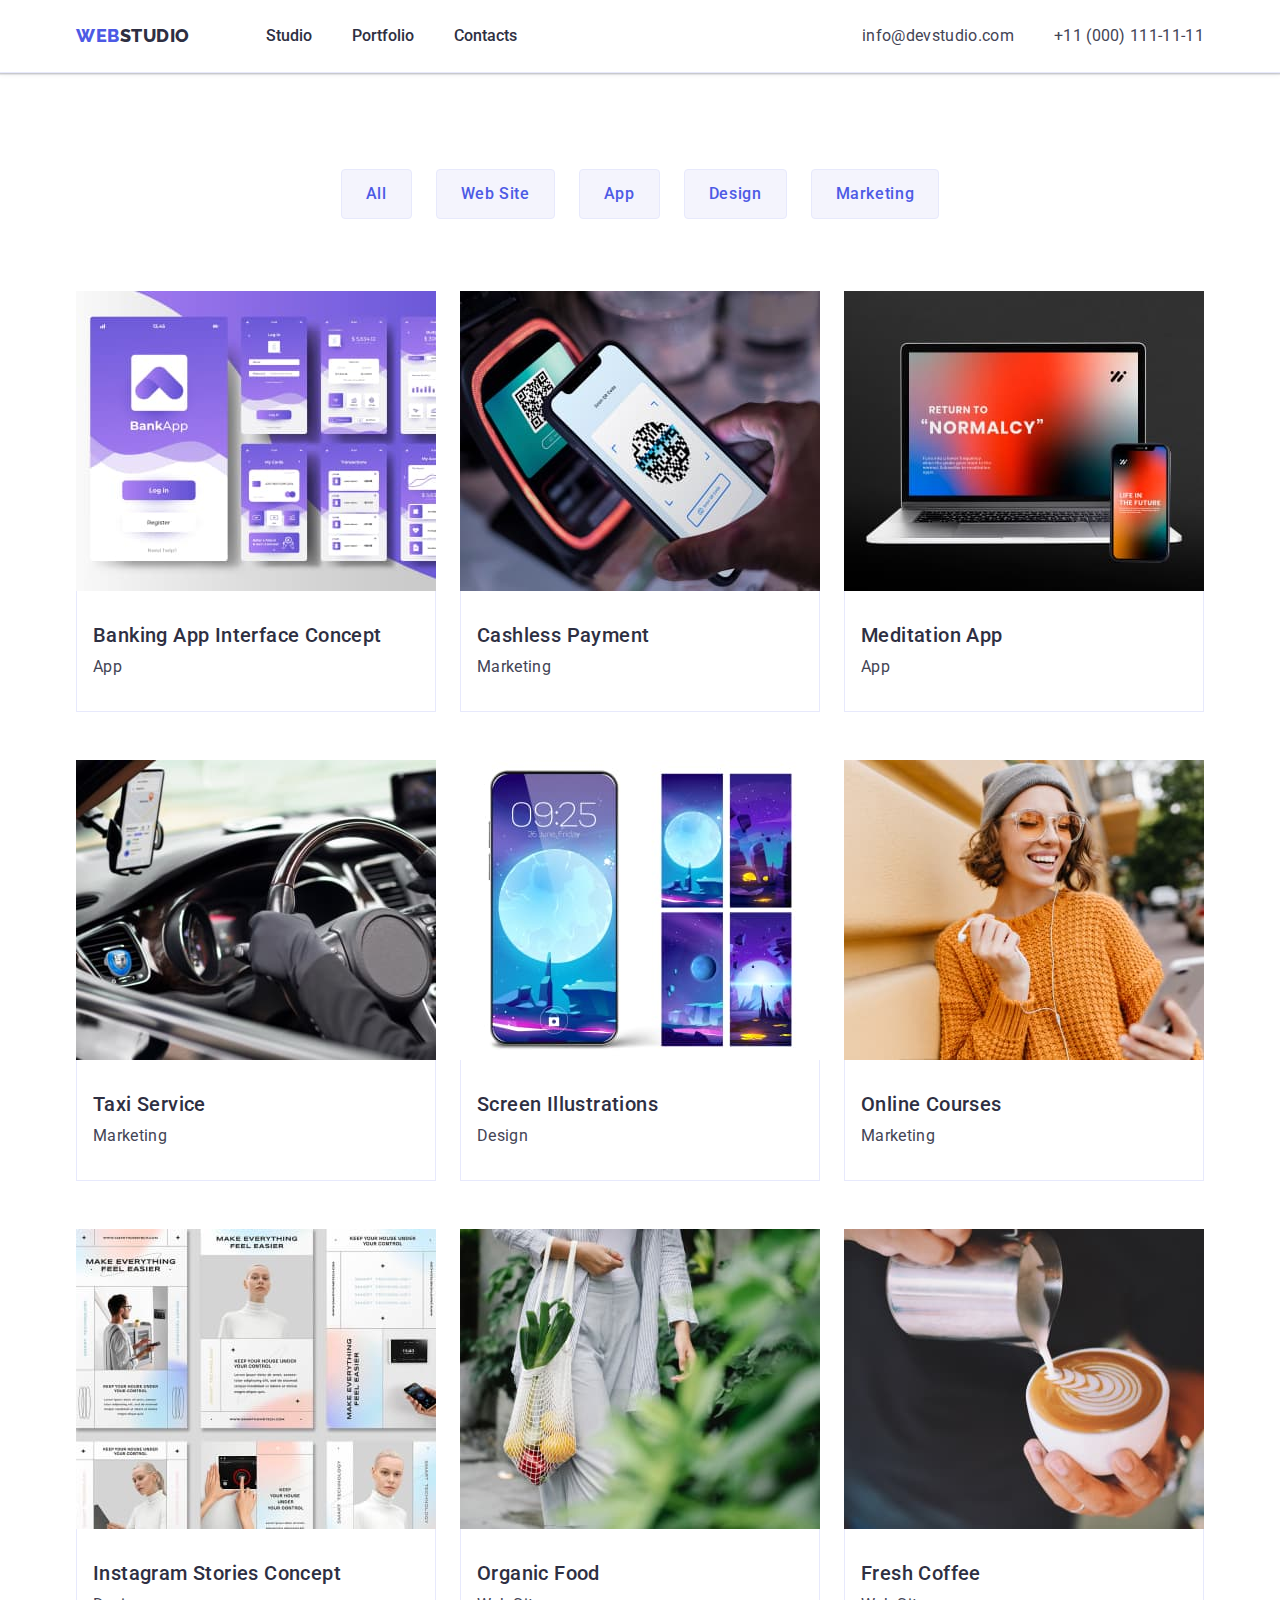
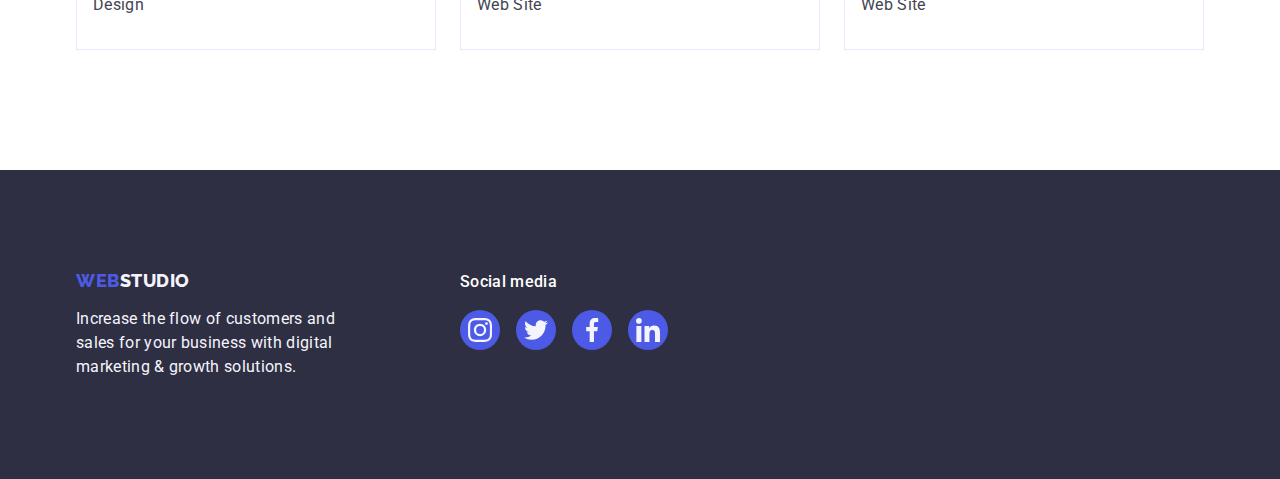
<file: portfolio.html>
<!DOCTYPE html>
<html lang="en">

<head>
    <meta charset="UTF-8">
    <meta name="viewport" content="width=device-width, initial-scale=1.0">
    <title>Document</title>
    <link rel="stylesheet" href="https://cdnjs.cloudflare.com/ajax/libs/modern-normalize/2.0.0/modern-normalize.min.css" />
    <link rel="preconnect" href="https://fonts.googleapis.com">
    <link rel="preconnect" href="https://fonts.gstatic.com" crossorigin>
    <link href="https://fonts.googleapis.com/css2?family=Raleway:wght@800&family=Roboto:wght@400;500;700;900&display=swap"
        rel="stylesheet">
    <style>
        body {
            font-family: 'Roboto', sans-serif;
        }
    </style>
    <link rel="stylesheet" href="./css/styles.css" />
</head>

<body>
    <header class="header-style">
        <div class="container header-container">
            <nav class="logo-container">
                <a class="logo link" href="/">Web<span class="studio">Studio</span></a>
                <ul class="list menu-container">
                    <li><a class="link link-nav" href="./index.html">Studio</a></li>
                    <li><a class="link link-nav" href="./portfolio.html">Portfolio</a></li>
                    <li><a class="link link-nav" href="">Contacts</a></li>
                </ul>
            </nav>
            <address class="address address-container">
                <ul class="list address-list">
                    <li><a class="link link-adress" href="mailto:info@devstudio.com">info@devstudio.com</a></li>
                    <li><a class="link link-adress" href="tel:+110001111111">+11 (000) 111-11-11</a></li>
                </ul>
            </address>
        </div>
    </header>
    <main>
   <section class="portfolio-section">
    <div class="container portfolio">
        <h1 class="hidden">Lorem</h1>
        <ul class="list button-list">
            <li><button type="button" class="button-portfolio">All</button></li>
            <li><button type="button" class="button-portfolio">Web Site</button></li>
            <li><button type="button" class="button-portfolio">App</button></li>
            <li><button type="button" class="button-portfolio">Design</button></li>
            <li><button type="button" class="button-portfolio">Marketing</button></li>
        </ul>
        <ul class="portfolio-image">
            <li class="portfolio-image-box">
                <a class="link portfolio-link" href=""><img src="./images/imgportfolio1.jpg" width="360" height="300"
                        alt="Bank App screenshots">
                    <div class="portfolio-image-title">
                        <h2 class="image-header">Banking App Interface Concept</h2>
                        <p class="text">App</p>
                    </div>
                </a>
            </li>
            <li class="portfolio-image-box">
                <a class="link portfolio-link" href=""><img src="./images/imgportfolio2.jpg" width="360" height="300"
                        alt="smartphone used to cashless payment">
                    <div class="portfolio-image-title">
                        <h2 class="image-header">Cashless Payment</h2>
                        <p class="text">Marketing</p>
                    </div>
                </a>
            </li>
            <li class="portfolio-image-box">
                <a class="link portfolio-link" href=""><img src="./images/imgportfolio3.jpg" width="360" height="300"
                        alt="view of meditation app on laptop">
                    <div class="portfolio-image-title">
                        <h2 class="image-header">Meditation App</h2>
                        <p class="text">App</p>
                    </div>
                </a>
            </li>
            <li class="portfolio-image-box">
                <a class="link portfolio-link" href=""><img src="./images/imgportfolio4.jpg" width="360" height="300" alt="driver's seat">
                    <div class="portfolio-image-title">
                        <h2 class="image-header">Taxi Service</h2>
                        <p class="text">Marketing</p>
                    </div>
                </a>
            </li>
            <li class="portfolio-image-box">
                <a class="link portfolio-link" href=""><img src="./images/imgportfolio5.jpg" width="360" height="300"
                        alt="screen ilustation in smartphone">
                    <div class="portfolio-image-title">
                        <h2 class="image-header">Screen Illustrations</h2>
                        <p class="text">Design</p>
                    </div>
                </a>
            </li>
            <li class="portfolio-image-box">
                <a class="link portfolio-link" href=""><img src="./images/imgportfolio6.jpg" width="360" height="300"
                        alt="girl with the earbuds and glasses using her smartphone">
                    <div class="portfolio-image-title">
                        <h2 class="image-header">Online Courses</h2>
                        <p class="text">Marketing</p>
                    </div>
                </a>
            </li>
            <li class="portfolio-image-box">
                <a class="link portfolio-link" href=""><img src="./images/imgportfolio7.jpg" width="360" height="300"
                        alt="project of application">
                    <div class="portfolio-image-title">
                        <h2 class="image-header">Instagram Stories Concept</h2>
                        <p class="text">Design</p>
                    </div>
                </a>
            </li>
            <li class="portfolio-image-box">
                <a class="link portfolio-link" href=""><img src="./images/imgportfolio8.jpg" width="360" height="300"
                        alt="a bag of vegetables">
                    <div class="portfolio-image-title">
                        <h2 class="image-header">Organic Food</h2>
                        <p class="text">Web Site</p>
                    </div>
                </a>
            </li>
            <li class="portfolio-image-box">
                <a class="link portfolio-link" href=""><img src="./images/imgportfolio9.jpg" width="360" height="300" alt="cup of coffe">
                    <div class="portfolio-image-title">
                        <h2 class="image-header">Fresh Coffee</h2>
                        <p class="text">Web Site</p>
                    </div>
                </a>
            </li>
        </ul>
    </div>
    </section>
    </main>
    <footer class="footer">
        <div class="container footer-container">
            <div class="footer-box">
                <a class="logo link footer-link" href="/">Web<span class="studio-footer">Studio</span></a>
                <p class="footer-text">Increase the flow of customers and sales for your business with digital marketing &
                    growth
                    solutions.</p>
            </div>
            <div>
                <p class="footer-social-media-header">Social media</p>
                <ul class="list footer-ul">
                    <li class="li-social-media">
                        <a href="" class="icon-social-media-footer">
                            <svg class="social-media-svg" width="24" height="24">
                                <use href="./images/icons.svg#icon-instagram"></use>
                            </svg>
                        </a>
                    </li>
                    <li class="li-social-media">
                        <a href="" class="icon-social-media-footer">
                            <svg class="social-media-svg" width="24" height="24">
                                <use href="./images/icons.svg#icon-twitter"></use>
                            </svg>
                        </a>
                    </li>
                    <li class="li-social-media">
                        <a href="" class="icon-social-media-footer">
                            <svg class="social-media-svg" width="24" height="24">
                                <use href="./images/icons.svg#icon-facebook"></use>
                            </svg>
                        </a>
                    </li>
                    <li class="li-social-media">
                        <a href="" class="icon-social-media-footer">
                            <svg class="social-media-svg" width="24" height="24">
                                <use href="./images/icons.svg#icon-linkedin"></use>
                            </svg>
                        </a>
                    </li>
                </ul>
            </div>
        </div>
    </footer>
    </body>
    
    </html>
</file>
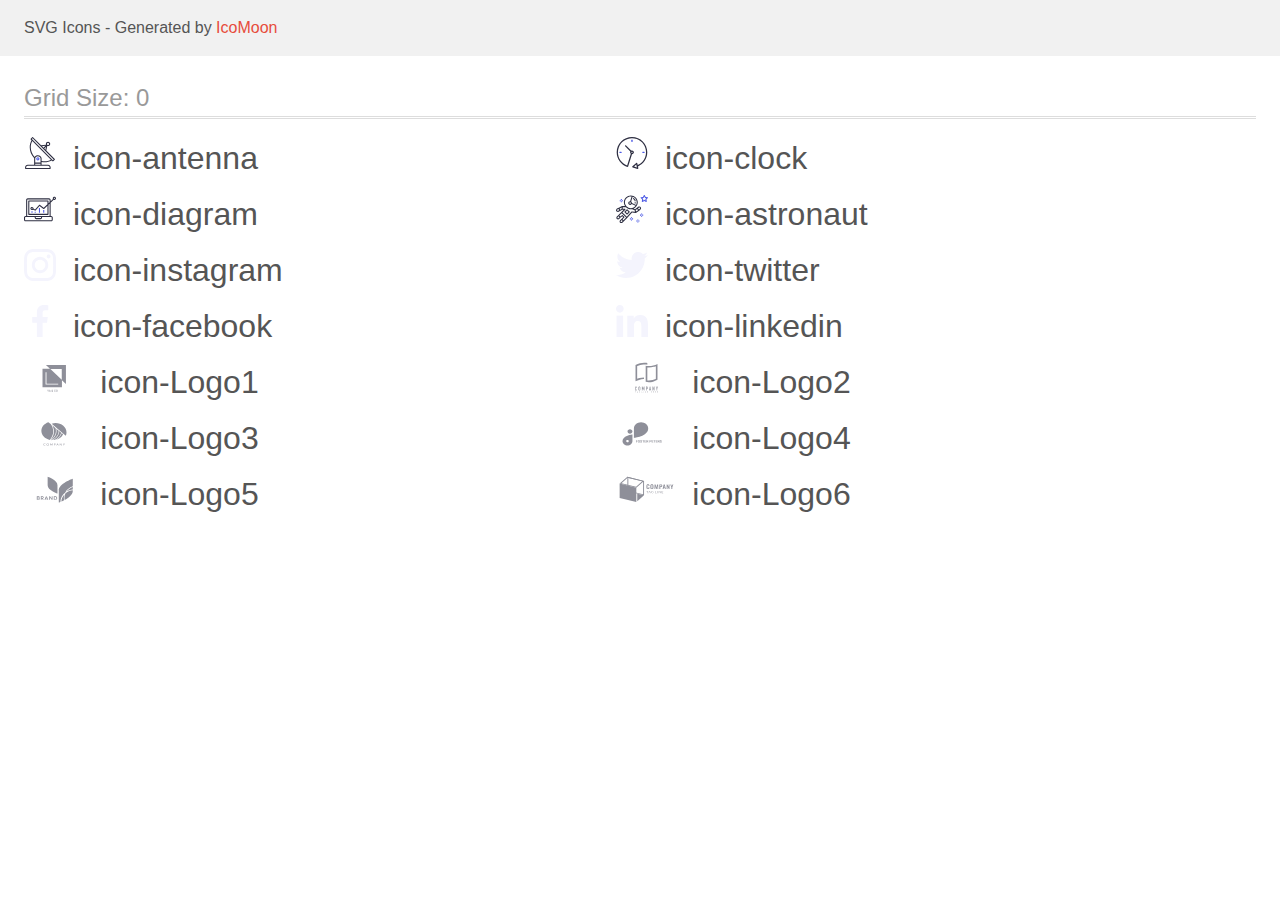
<file: images/icomoon/demo.html>
<!doctype html>
<html>
<head>
    <title>IcoMoon - SVG Icons</title>
    <meta charset="utf-8">
    <meta name="viewport" content="width=device-width, initial-scale=1">
    <link rel="stylesheet" href="demo-files/demo.css">
    <link rel="stylesheet" href="style.css">
</head>
<body>
<svg aria-hidden="true" style="position: absolute; width: 0; height: 0; overflow: hidden;" version="1.1" xmlns="http://www.w3.org/2000/svg" xmlns:xlink="http://www.w3.org/1999/xlink">
<defs>
<symbol id="icon-antenna" viewBox="0 0 32 32">
<path fill="#2e2f42" style="fill: var(--color1, #2e2f42)" d="M30.773 22.098l-8.443-8.505 0.937-4.615c0.242 0.094 0.499 0.144 0.758 0.146h0.006c1.192 0.014 2.17-0.941 2.184-2.133s-0.941-2.17-2.133-2.184c-1.192-0.014-2.17 0.941-2.184 2.133-0.003 0.255 0.039 0.509 0.125 0.749l-4.96 0.605-8.091-8.133c-0.099-0.101-0.235-0.159-0.377-0.16-0.14 0.001-0.274 0.056-0.373 0.155l-1.513 1.504c-0.208 0.208-0.208 0.546 0 0.754l0.814 0.826c-3.153 5.798-2.129 12.978 2.519 17.663 0.043 0.041 0.092 0.074 0.146 0.098-0.034 0.18-0.051 0.364-0.052 0.547v6.187h-6.4c-1.472 0.002-2.665 1.195-2.667 2.667v1.067c0 0.295 0.239 0.533 0.533 0.533h24.533c0.295 0 0.533-0.239 0.533-0.533v-1.067c-0.002-1.472-1.195-2.665-2.667-2.667h-6.4v-2.742c1.003 0.21 2.024 0.317 3.049 0.32 2.458-0.003 4.877-0.615 7.040-1.783l0.818 0.823c0.099 0.101 0.235 0.159 0.377 0.16 0.14-0.001 0.274-0.056 0.373-0.155l1.513-1.504c0.208-0.208 0.208-0.546 0-0.754zM23.28 6.233c0.418-0.415 1.093-0.414 1.509 0.004s0.414 1.093-0.004 1.508c-0.2 0.199-0.47 0.31-0.752 0.31h-0.003c-0.589-0.003-1.064-0.483-1.061-1.072 0.002-0.282 0.115-0.552 0.314-0.751h-0.002zM22.024 9.738l-0.598 2.946-1.175-1.182 1.774-1.763zM21.419 8.836l-1.92 1.909-1.485-1.493 3.405-0.415zM24.004 28.8c0.884 0 1.6 0.716 1.6 1.6v0.533h-23.467v-0.533c0-0.884 0.716-1.6 1.6-1.6h20.267zM16.537 26.667v1.067h-5.333v-1.067h5.333zM11.204 25.6v-4.053c0-1.294 1.196-2.347 2.667-2.347s2.667 1.053 2.667 2.347v4.053h-5.333zM17.604 23.904v-2.357c0-1.882-1.675-3.413-3.733-3.413-1.331-0.020-2.576 0.657-3.281 1.786-4.058-4.274-4.971-10.645-2.279-15.887l18.602 18.708c-2.872 1.461-6.165 1.873-9.309 1.163zM28.893 23.22l-21.057-21.181 0.755-0.752 7.935 7.98c0.004 0 0.006 0.007 0.010 0.010l13.115 13.191-0.757 0.752z"></path>
<path fill="#4d5ae5" style="fill: var(--color2, #4d5ae5)" d="M13.876 20.267h-0.005c-0.884-0.001-1.601 0.714-1.602 1.598s0.714 1.601 1.598 1.602h0.005c0.884 0.001 1.601-0.714 1.602-1.598s-0.714-1.601-1.598-1.602zM14.249 22.245c-0.1 0.1-0.236 0.156-0.378 0.155-0.295-0.002-0.532-0.242-0.531-0.536 0.001-0.141 0.057-0.276 0.157-0.375s0.233-0.154 0.373-0.155c0.295 0.002 0.532 0.242 0.531 0.536-0.001 0.141-0.057 0.276-0.157 0.375h0.005z"></path>
</symbol>
<symbol id="icon-clock" viewBox="0 0 32 32">
<path fill="#2e2f42" style="fill: var(--color1, #2e2f42)" d="M31.297 15.301c-0.002-8.452-6.855-15.303-15.308-15.301s-15.303 6.855-15.301 15.308c0.001 6.658 4.307 12.551 10.649 14.576 0.061 0.019 0.124 0.029 0.187 0.029 0.121-0 0.239-0.032 0.342-0.094 0.135-0.080 0.236-0.207 0.283-0.356l3.865-12.25c1.057-0.005 1.909-0.866 1.903-1.923s-0.866-1.909-1.923-1.903c-0.284 0.001-0.565 0.067-0.82 0.191l-5.106-5.107c-0.253-0.245-0.657-0.238-0.902 0.016-0.239 0.247-0.239 0.639 0 0.886l5.103 5.109c-0.392 0.799-0.168 1.764 0.536 2.309l-3.683 11.673c-7.278-2.681-11.004-10.754-8.323-18.032s10.754-11.004 18.032-8.323c7.278 2.681 11.004 10.754 8.323 18.032-1.31 3.556-4.001 6.431-7.462 7.973l-0.398-1.874c-0.073-0.345-0.411-0.565-0.756-0.492-0.109 0.023-0.209 0.074-0.293 0.148l-3.837 3.426c-0.263 0.234-0.287 0.637-0.052 0.9 0.076 0.085 0.174 0.149 0.283 0.184l4.899 1.564c0.335 0.108 0.694-0.077 0.802-0.412 0.034-0.106 0.040-0.219 0.017-0.328l-0.391-1.839c5.664-2.388 9.342-7.942 9.329-14.089zM15.992 14.664c0.352 0 0.638 0.286 0.638 0.638s-0.286 0.638-0.638 0.638c-0.352 0-0.638-0.285-0.638-0.638s0.285-0.638 0.638-0.638zM18.093 29.528l2.184-1.948 0.603 2.84-2.787-0.892z"></path>
<path fill="#4d5ae5" style="fill: var(--color2, #4d5ae5)" d="M15.354 3.185v1.275c0 0.352 0.285 0.638 0.638 0.638s0.638-0.285 0.638-0.638v-1.275c0-0.352-0.286-0.638-0.638-0.638s-0.638 0.286-0.638 0.638z"></path>
<path fill="#4d5ae5" style="fill: var(--color2, #4d5ae5)" d="M3.876 14.664c-0.352 0-0.638 0.286-0.638 0.638s0.285 0.638 0.638 0.638h1.275c0.352 0 0.638-0.285 0.638-0.638s-0.285-0.638-0.638-0.638h-1.275z"></path>
<path fill="#4d5ae5" style="fill: var(--color2, #4d5ae5)" d="M28.108 15.939c0.352 0 0.638-0.285 0.638-0.638s-0.285-0.638-0.638-0.638h-1.275c-0.352 0-0.638 0.286-0.638 0.638s0.286 0.638 0.638 0.638h1.275z"></path>
</symbol>
<symbol id="icon-diagram" viewBox="0 0 32 32">
<path fill="#4d5ae5" style="fill: var(--color2, #4d5ae5)" d="M14.926 14.965h1.066v4.798h-1.066v-4.797z"></path>
<path fill="#4d5ae5" style="fill: var(--color2, #4d5ae5)" d="M19.19 17.097h1.066v2.665h-1.066v-2.665z"></path>
<path fill="#4d5ae5" style="fill: var(--color2, #4d5ae5)" d="M10.661 18.696h1.066v1.066h-1.066v-1.066z"></path>
<path fill="#4d5ae5" style="fill: var(--color2, #4d5ae5)" d="M7.463 18.163h1.066v1.599h-1.066v-1.599z"></path>
<path fill="#2e2f42" style="fill: var(--color1, #2e2f42)" d="M1.599 28.291h25.587c0.883 0 1.599-0.716 1.599-1.599v-2.132c0-0.883-0.716-1.599-1.599-1.599h-0.533v-13.293l3.028-2.868c0.703 0.346 1.553 0.136 2.013-0.499s0.396-1.508-0.152-2.068-1.42-0.644-2.065-0.198c-0.644 0.446-0.873 1.292-0.542 2.002l-2.281 2.163v-1.23c0-0.883-0.716-1.599-1.599-1.599h-21.322c-0.883 0-1.599 0.716-1.599 1.599v15.992h-0.533c-0.883 0-1.599 0.716-1.599 1.599v2.132c0 0.883 0.716 1.599 1.599 1.599zM30.384 4.837c0.294 0 0.533 0.239 0.533 0.533s-0.239 0.533-0.533 0.533c-0.294 0-0.533-0.239-0.533-0.533s0.239-0.533 0.533-0.533zM3.198 6.969c0-0.294 0.239-0.533 0.533-0.533h21.322c0.294 0 0.533 0.239 0.533 0.533v2.239l-1.066 1.013v-2.186c0-0.294-0.239-0.533-0.533-0.533h-19.19c-0.294 0-0.533 0.239-0.533 0.533v13.326c0 0.294 0.239 0.533 0.533 0.533h19.19c0.294 0 0.533-0.239 0.533-0.533v-9.674l1.066-1.010v12.284h-22.388v-15.992zM7.996 13.899c-0.721-0.002-1.354 0.478-1.546 1.174s0.105 1.433 0.725 1.801c0.62 0.368 1.41 0.276 1.928-0.226l1.853 0.93c0.215 0.108 0.476 0.057 0.636-0.123l3.939-4.431 3.872 2.901c0.208 0.156 0.498 0.139 0.686-0.039l3.365-3.188v8.131h-18.124v-12.26h18.124v2.66l-3.771 3.572-3.904-2.927c-0.222-0.166-0.534-0.135-0.718 0.072l-3.993 4.493-1.493-0.746c0.011-0.064 0.018-0.129 0.020-0.193 0-0.883-0.716-1.599-1.599-1.599zM8.529 15.498c0 0.294-0.239 0.533-0.533 0.533s-0.533-0.239-0.533-0.533c0-0.294 0.239-0.533 0.533-0.533s0.533 0.239 0.533 0.533zM11.727 24.027h5.331v0.533c0 0.294-0.239 0.533-0.533 0.533h-4.264c-0.294 0-0.533-0.239-0.533-0.533v-0.533zM1.066 24.56c0-0.294 0.239-0.533 0.533-0.533h9.062v0.533c0 0.883 0.716 1.599 1.599 1.599h4.264c0.883 0 1.599-0.716 1.599-1.599v-0.533h9.062c0.294 0 0.533 0.239 0.533 0.533v2.132c0 0.294-0.239 0.533-0.533 0.533h-25.587c-0.294 0-0.533-0.239-0.533-0.533v-2.132z"></path>
</symbol>
<symbol id="icon-astronaut" viewBox="0 0 32 32">
<path fill="#4d5ae5" style="fill: var(--color2, #4d5ae5)" d="M31.974 4.524c-0.063-0.193-0.229-0.333-0.43-0.363l-1.91-0.278-0.855-1.731c-0.179-0.365-0.777-0.365-0.956 0l-0.855 1.731-1.91 0.278c-0.201 0.029-0.367 0.17-0.431 0.363-0.062 0.193-0.011 0.405 0.135 0.547l1.383 1.348-0.326 1.903c-0.034 0.2 0.048 0.402 0.212 0.522 0.166 0.121 0.382 0.135 0.562 0.040l1.709-0.899 1.709 0.899c0.078 0.041 0.164 0.061 0.249 0.061 0.11 0 0.221-0.034 0.314-0.102 0.164-0.119 0.246-0.322 0.212-0.522l-0.326-1.903 1.383-1.348c0.145-0.142 0.197-0.354 0.135-0.547zM29.511 5.851c-0.125 0.122-0.183 0.299-0.153 0.472l0.191 1.114-1-0.526c-0.078-0.041-0.163-0.061-0.249-0.061s-0.17 0.020-0.249 0.061l-1.001 0.526 0.191-1.114c0.030-0.173-0.028-0.349-0.153-0.472l-0.81-0.789 1.119-0.163c0.174-0.025 0.324-0.134 0.402-0.292l0.5-1.013 0.5 1.013c0.078 0.157 0.228 0.267 0.402 0.292l1.119 0.163-0.809 0.789z"></path>
<path fill="#4d5ae5" style="fill: var(--color2, #4d5ae5)" d="M26.134 20.522h-1.067v1.067h1.067v-1.067z"></path>
<path fill="#4d5ae5" style="fill: var(--color2, #4d5ae5)" d="M26.134 22.656h-1.067v1.067h1.067v-1.067z"></path>
<path fill="#4d5ae5" style="fill: var(--color2, #4d5ae5)" d="M27.2 21.589h-1.067v1.067h1.067v-1.067z"></path>
<path fill="#4d5ae5" style="fill: var(--color2, #4d5ae5)" d="M25.067 21.589h-1.067v1.067h1.067v-1.067z"></path>
<path fill="#4d5ae5" style="fill: var(--color2, #4d5ae5)" d="M22.4 26.389h-1.067v1.067h1.067v-1.067z"></path>
<path fill="#4d5ae5" style="fill: var(--color2, #4d5ae5)" d="M22.4 28.522h-1.067v1.067h1.067v-1.067z"></path>
<path fill="#4d5ae5" style="fill: var(--color2, #4d5ae5)" d="M23.467 27.456h-1.067v1.067h1.067v-1.067z"></path>
<path fill="#4d5ae5" style="fill: var(--color2, #4d5ae5)" d="M21.333 27.456h-1.067v1.067h1.067v-1.067z"></path>
<path fill="#4d5ae5" style="fill: var(--color2, #4d5ae5)" d="M16 24.256h-1.067v1.067h1.067v-1.067z"></path>
<path fill="#4d5ae5" style="fill: var(--color2, #4d5ae5)" d="M16 26.389h-1.067v1.067h1.067v-1.067z"></path>
<path fill="#4d5ae5" style="fill: var(--color2, #4d5ae5)" d="M17.067 25.322h-1.067v1.067h1.067v-1.067z"></path>
<path fill="#4d5ae5" style="fill: var(--color2, #4d5ae5)" d="M14.933 25.322h-1.067v1.067h1.067v-1.067z"></path>
<path fill="#4d5ae5" style="fill: var(--color2, #4d5ae5)" d="M5.867 6.122h-1.067v1.067h1.067v-1.067z"></path>
<path fill="#4d5ae5" style="fill: var(--color2, #4d5ae5)" d="M5.867 8.255h-1.067v1.067h1.067v-1.067z"></path>
<path fill="#4d5ae5" style="fill: var(--color2, #4d5ae5)" d="M6.933 7.189h-1.067v1.067h1.067v-1.067z"></path>
<path fill="#4d5ae5" style="fill: var(--color2, #4d5ae5)" d="M4.8 7.189h-1.067v1.067h1.067v-1.067z"></path>
<path fill="#2e2f42" style="fill: var(--color1, #2e2f42)" d="M24.715 14.159c-0.287-0.388-0.709-0.637-1.188-0.705-0.481-0.068-0.956 0.058-1.34 0.352l-1.252 0.96-1.898 1.417-1.358-0.541c2.421-1.086 4.114-3.508 4.114-6.32 0-3.823-3.123-6.933-6.961-6.933s-6.961 3.11-6.961 6.933c0 1.386 0.414 2.674 1.12 3.758l-2.764-0.024c-0.002 0-0.003 0-0.005 0-0.009 0-0.015 0.004-0.023 0.005-0.053 0.002-0.105 0.013-0.155 0.031-0.013 0.005-0.026 0.008-0.038 0.013-0.006 0.003-0.013 0.003-0.019 0.006l-3.233 1.596c-0.001 0-0.001 0-0.001 0.001l-1.893 0.911c-0.021 0.009-0.042 0.021-0.063 0.035-0.755 0.502-1.012 1.489-0.598 2.295 0.22 0.429 0.595 0.745 1.056 0.889 0.178 0.055 0.359 0.083 0.539 0.083 0.29 0 0.577-0.071 0.839-0.211l1.388-0.738 2.264-1.169 1.357-0.008-5.442 5.416c-0.001 0.001-0.001 0.001-0.002 0.001l-1.339 1.333c-0.316 0.315-0.49 0.732-0.49 1.178s0.174 0.863 0.49 1.179c0.325 0.323 0.752 0.485 1.179 0.485s0.854-0.162 1.18-0.485l1.314-1.309 1.741-1.3 0.901 0.897-1.762 1.754c-0 0.001-0.001 0.001-0.002 0.001l-1.339 1.333c-0.316 0.315-0.49 0.732-0.49 1.178s0.174 0.863 0.49 1.179c0.325 0.323 0.753 0.485 1.18 0.485s0.855-0.162 1.18-0.485l3.482-3.467c0.001-0.001 0.001-0.001 0.001-0.002l1.010-1-0.004-0.004c0.006-0.006 0.015-0.009 0.022-0.015l5.166-5.658 3.471 0.494c0.025 0.004 0.050 0.005 0.075 0.005 0.065 0 0.127-0.015 0.187-0.038 0.018-0.006 0.033-0.015 0.050-0.023 0.019-0.010 0.039-0.015 0.058-0.027l3.213-2.133c0.012-0.008 0.018-0.021 0.029-0.029 0.013-0.010 0.029-0.014 0.041-0.026l1.271-1.191c0.662-0.62 0.753-1.635 0.212-2.362zM2.13 17.77c-0.173 0.093-0.37 0.111-0.558 0.052-0.187-0.058-0.338-0.186-0.427-0.358-0.161-0.314-0.068-0.695 0.214-0.902l1.314-0.632 0.449 1.313-0.992 0.527zM5.628 15.942l-1.548 0.8-0.439-1.283 2.027-1.001-0.040 1.484zM20.727 9.322c0 0.918-0.219 1.785-0.599 2.559l-4.181-1.899c-0.044-0.573-0.341-1.075-0.788-1.388l1.464-4.86c2.378 0.756 4.105 2.974 4.105 5.588zM8.938 9.322c0-3.235 2.644-5.867 5.894-5.867 0.253 0 0.5 0.021 0.745 0.052l-1.432 4.754c-0.019-0.001-0.037-0.006-0.057-0.006-1.033 0-1.873 0.837-1.873 1.867s0.84 1.867 1.873 1.867c0.694 0 1.294-0.383 1.618-0.945l3.862 1.755c-1.075 1.446-2.795 2.39-4.737 2.39-3.25 0-5.894-2.632-5.894-5.867zM14.894 10.122c0 0.441-0.362 0.8-0.806 0.8s-0.806-0.359-0.806-0.8c0-0.441 0.362-0.8 0.806-0.8s0.806 0.359 0.806 0.8zM2.465 25.146c-0.236 0.234-0.619 0.234-0.854 0.001-0.114-0.114-0.176-0.263-0.176-0.423s0.062-0.309 0.176-0.421l0.962-0.958 0.851 0.848-0.959 0.955zM5.679 28.88c-0.236 0.234-0.619 0.235-0.855 0.001-0.114-0.114-0.176-0.263-0.176-0.423s0.062-0.309 0.176-0.421l0.963-0.959 0.852 0.848-0.96 0.955zM9.16 25.411c-0.001 0-0.001 0-0.002 0.001l-1.765 1.76-0.852-0.848 1.763-1.755c0 0 0 0 0-0s0.001-0.001 0.002-0.001c0.040-0.040 0.065-0.088 0.090-0.135 0.007-0.014 0.020-0.026 0.026-0.040 0.017-0.041 0.019-0.085 0.026-0.129 0.003-0.025 0.014-0.047 0.014-0.073 0-0.036-0.013-0.070-0.020-0.106-0.006-0.032-0.006-0.065-0.019-0.095-0.020-0.050-0.055-0.094-0.091-0.138-0.010-0.012-0.014-0.027-0.025-0.038 0 0 0 0-0.001 0s-0.001-0.002-0.001-0.002l-1.607-1.6c-0.017-0.017-0.039-0.024-0.058-0.038-0.028-0.022-0.055-0.042-0.087-0.058-0.030-0.015-0.061-0.024-0.093-0.033-0.034-0.010-0.067-0.017-0.103-0.020-0.033-0.002-0.063 0.001-0.095 0.005-0.036 0.004-0.069 0.009-0.104 0.020-0.034 0.011-0.063 0.027-0.094 0.045-0.020 0.011-0.042 0.015-0.061 0.029l-1.773 1.324-0.901-0.897 2.399-2.386 4.361 4.289-0.928 0.919zM15.979 18.394c-0.015-0.002-0.030 0.004-0.045 0.003-0.039-0.002-0.076 0.001-0.115 0.007-0.030 0.005-0.059 0.011-0.088 0.021-0.034 0.012-0.065 0.028-0.097 0.047-0.030 0.018-0.057 0.037-0.083 0.061-0.013 0.011-0.028 0.017-0.040 0.029l-4.698 5.146-4.328-4.257 2.833-2.818c0.209-0.208 0.21-0.546 0.002-0.755-0.105-0.105-0.243-0.157-0.381-0.156v-0.001l-2.219 0.013 0.028-1.607 3.104 0.027c1.265 1.294 3.029 2.101 4.981 2.101 0.437 0 0.864-0.045 1.279-0.123 0.040 0.032 0.079 0.065 0.13 0.085l2.41 0.96 0.152 0.758 0.178 0.885-3.003-0.427zM20.020 18.572l-0.313-1.558 1.446-1.080 0.947 1.257-2.080 1.381zM23.774 15.741l-0.838 0.785-0.931-1.236 0.831-0.637c0.155-0.119 0.351-0.168 0.543-0.143 0.193 0.027 0.364 0.128 0.48 0.284 0.217 0.292 0.18 0.699-0.085 0.947z"></path>
<path fill="#2e2f42" style="fill: var(--color1, #2e2f42)" d="M13.602 18.544l-2.143-2.133c-0.207-0.207-0.545-0.207-0.753 0l-2.142 2.133c-0.1 0.101-0.157 0.236-0.157 0.378s0.056 0.278 0.157 0.378l2.142 2.133c0.104 0.103 0.241 0.155 0.377 0.155s0.273-0.052 0.376-0.155l2.143-2.133c0.1-0.1 0.157-0.236 0.157-0.378s-0.057-0.278-0.157-0.378zM11.083 20.303l-1.387-1.381 1.387-1.381 1.387 1.381-1.387 1.381z"></path>
<path fill="#2e2f42" style="fill: var(--color1, #2e2f42)" d="M17.164 5.071l-0.258 1.036c0.071 0.018 1.738 0.452 1.738 2.149h1.067c-0-2.017-1.666-2.965-2.547-3.185z"></path>
<path fill="#2e2f42" style="fill: var(--color1, #2e2f42)" d="M19.711 9.322h-1.067v1.067h1.067v-1.067z"></path>
</symbol>
<symbol id="icon-instagram" viewBox="0 0 32 32">
<path fill="#f4f4fd" style="fill: var(--color3, #f4f4fd)" d="M31.969 9.408c-0.075-1.7-0.35-2.869-0.744-3.882-0.406-1.075-1.031-2.038-1.85-2.838-0.8-0.813-1.769-1.444-2.832-1.844-1.019-0.394-2.182-0.669-3.882-0.744-1.713-0.081-2.257-0.1-6.601-0.1s-4.888 0.019-6.595 0.094c-1.7 0.075-2.869 0.35-3.882 0.744-1.075 0.406-2.038 1.031-2.838 1.85-0.813 0.8-1.444 1.769-1.844 2.832-0.394 1.019-0.669 2.182-0.744 3.882-0.081 1.713-0.1 2.257-0.1 6.601s0.019 4.888 0.094 6.595c0.075 1.7 0.35 2.869 0.744 3.882 0.406 1.075 1.038 2.038 1.85 2.838 0.8 0.813 1.769 1.444 2.832 1.844 1.019 0.394 2.182 0.669 3.882 0.744 1.706 0.075 2.25 0.094 6.595 0.094s4.888-0.018 6.595-0.094c1.7-0.075 2.869-0.35 3.882-0.744 2.151-0.831 3.851-2.532 4.682-4.682 0.394-1.019 0.669-2.182 0.744-3.882 0.075-1.707 0.094-2.251 0.094-6.595s-0.006-4.888-0.081-6.595zM29.087 22.473c-0.069 1.563-0.331 2.407-0.55 2.969-0.538 1.394-1.644 2.501-3.038 3.038-0.563 0.219-1.413 0.481-2.969 0.55-1.688 0.075-2.194 0.094-6.464 0.094s-4.782-0.018-6.464-0.094c-1.563-0.069-2.407-0.331-2.969-0.55-0.694-0.256-1.325-0.663-1.838-1.194-0.531-0.519-0.938-1.144-1.194-1.838-0.219-0.563-0.481-1.413-0.55-2.969-0.075-1.688-0.094-2.194-0.094-6.464s0.019-4.782 0.094-6.464c0.069-1.563 0.331-2.407 0.55-2.969 0.256-0.694 0.663-1.325 1.2-1.838 0.519-0.531 1.144-0.938 1.838-1.194 0.563-0.219 1.413-0.481 2.969-0.55 1.688-0.075 2.194-0.094 6.464-0.094 4.276 0 4.782 0.019 6.464 0.094 1.563 0.069 2.407 0.331 2.969 0.55 0.694 0.256 1.325 0.662 1.838 1.194 0.531 0.519 0.938 1.144 1.194 1.838 0.219 0.563 0.481 1.413 0.55 2.969 0.075 1.688 0.094 2.194 0.094 6.464s-0.019 4.77-0.094 6.457z"></path>
<path fill="#f4f4fd" style="fill: var(--color3, #f4f4fd)" d="M16.059 7.782c-4.538 0-8.22 3.682-8.22 8.22s3.682 8.22 8.22 8.22c4.538 0 8.22-3.682 8.22-8.22s-3.682-8.22-8.22-8.22zM16.059 21.335c-2.944 0-5.332-2.388-5.332-5.332s2.388-5.332 5.332-5.332c2.944 0 5.332 2.388 5.332 5.332s-2.388 5.332-5.332 5.332z"></path>
<path fill="#f4f4fd" style="fill: var(--color3, #f4f4fd)" d="M26.524 7.457c0 1.060-0.859 1.919-1.919 1.919s-1.919-0.859-1.919-1.919c0-1.060 0.859-1.919 1.919-1.919s1.919 0.859 1.919 1.919z"></path>
</symbol>
<symbol id="icon-twitter" viewBox="0 0 32 32">
<path fill="#f4f4fd" style="fill: var(--color3, #f4f4fd)" d="M32 6.078c-1.19 0.522-2.458 0.868-3.78 1.036 1.36-0.812 2.398-2.088 2.886-3.626-1.268 0.756-2.668 1.29-4.16 1.588-1.204-1.282-2.92-2.076-4.792-2.076-3.632 0-6.556 2.948-6.556 6.562 0 0.52 0.044 1.020 0.152 1.496-5.454-0.266-10.28-2.88-13.522-6.862-0.566 0.982-0.898 2.106-0.898 3.316 0 2.272 1.17 4.286 2.914 5.452-1.054-0.020-2.088-0.326-2.964-0.808 0 0.020 0 0.046 0 0.072 0 3.188 2.274 5.836 5.256 6.446-0.534 0.146-1.116 0.216-1.72 0.216-0.42 0-0.844-0.024-1.242-0.112 0.85 2.598 3.262 4.508 6.13 4.57-2.232 1.746-5.066 2.798-8.134 2.798-0.538 0-1.054-0.024-1.57-0.090 2.906 1.874 6.35 2.944 10.064 2.944 12.072 0 18.672-10 18.672-18.668 0-0.29-0.010-0.57-0.024-0.848 1.302-0.924 2.396-2.078 3.288-3.406z"></path>
</symbol>
<symbol id="icon-facebook" viewBox="0 0 32 32">
<path fill="#f4f4fd" style="fill: var(--color3, #f4f4fd)" d="M21.329 5.313h2.921v-5.088c-0.504-0.069-2.237-0.225-4.256-0.225-4.212 0-7.097 2.649-7.097 7.519v4.481h-4.648v5.688h4.648v14.312h5.699v-14.311h4.46l0.708-5.688h-5.169v-3.919c0.001-1.644 0.444-2.769 2.735-2.769z"></path>
</symbol>
<symbol id="icon-linkedin" viewBox="0 0 32 32">
<path fill="#f4f4fd" style="fill: var(--color3, #f4f4fd)" d="M31.992 32v-0.001h0.008v-11.736c0-5.741-1.236-10.164-7.948-10.164-3.227 0-5.392 1.771-6.276 3.449h-0.093v-2.913h-6.364v21.364h6.627v-10.579c0-2.785 0.528-5.479 3.977-5.479 3.399 0 3.449 3.179 3.449 5.657v10.401h6.62z"></path>
<path fill="#f4f4fd" style="fill: var(--color3, #f4f4fd)" d="M0.528 10.636h6.635v21.364h-6.635v-21.364z"></path>
<path fill="#f4f4fd" style="fill: var(--color3, #f4f4fd)" d="M3.843-0c-2.121 0-3.843 1.721-3.843 3.843s1.721 3.879 3.843 3.879c2.121 0 3.843-1.757 3.843-3.879-0.001-2.121-1.723-3.843-3.843-3.843v0z"></path>
</symbol>
<symbol id="icon-Logo1" viewBox="0 0 59 32">
<path fill="#8e8f99" style="fill: var(--color4, #8e8f99)" d="M21.714 4l4.004 3.815-7.433-0.004v18.51h19.429v-7.077l4 3.811v-19.054h-20zM37.538 18.796l-11.354-10.817h11.354v10.817zM34.013 23.613h-12.653v-12.449h0.894v11.606h11.759v0.843zM23.883 29.749l-0.472-0.97h-0.389l0.684 1.284v0.748h0.353v-0.748l0.684-1.284h-0.388l-0.472 0.97zM25.622 28.78h0.084l0.767 2.031h-0.368l-0.164-0.476h-0.786l-0.164 0.476h-0.367l0.765-2.031h0.234zM25.249 30.058h0.595l-0.298-0.862-0.297 0.862zM27.704 29.721c-0.015-0.020-0.030-0.038-0.044-0.057-0.052-0.069-0.093-0.135-0.121-0.2s-0.043-0.132-0.043-0.201c0-0.106 0.022-0.197 0.066-0.273s0.106-0.135 0.186-0.176c0.080-0.042 0.173-0.063 0.28-0.063 0.103 0 0.192 0.021 0.266 0.063 0.075 0.041 0.133 0.095 0.173 0.163s0.061 0.142 0.061 0.223c0 0.064-0.012 0.123-0.035 0.176s-0.055 0.101-0.096 0.145c-0.041 0.044-0.088 0.085-0.142 0.124l-0.141 0.103 0.402 0.475c0.013-0.026 0.025-0.053 0.036-0.082 0.034-0.089 0.052-0.188 0.052-0.297h0.29c0 0.099-0.010 0.192-0.029 0.28s-0.049 0.17-0.091 0.245c-0.017 0.031-0.036 0.061-0.058 0.090l0.298 0.351h-0.389l-0.118-0.139c-0.064 0.049-0.133 0.086-0.208 0.114-0.099 0.035-0.204 0.053-0.315 0.053-0.135 0-0.252-0.025-0.35-0.074s-0.175-0.117-0.229-0.204c-0.053-0.087-0.080-0.186-0.080-0.297 0-0.083 0.017-0.155 0.052-0.218s0.081-0.122 0.141-0.176c0.055-0.050 0.118-0.1 0.188-0.15zM27.871 29.925l-0.042 0.031c-0.049 0.040-0.086 0.079-0.11 0.116s-0.039 0.070-0.046 0.1c-0.008 0.031-0.011 0.058-0.011 0.081 0 0.059 0.013 0.113 0.038 0.162s0.064 0.087 0.113 0.116c0.050 0.028 0.111 0.042 0.183 0.042 0.077 0 0.152-0.017 0.225-0.052 0.036-0.018 0.071-0.039 0.103-0.064l-0.452-0.532zM27.951 29.554l0.125-0.084c0.059-0.039 0.1-0.077 0.126-0.114s0.038-0.086 0.038-0.142c0-0.048-0.019-0.093-0.056-0.134s-0.090-0.061-0.158-0.061c-0.047 0-0.087 0.011-0.12 0.034s-0.057 0.050-0.074 0.087c-0.016 0.035-0.024 0.075-0.024 0.119 0 0.042 0.011 0.085 0.032 0.13s0.051 0.090 0.088 0.138c0.008 0.010 0.015 0.020 0.023 0.029zM31.505 30.15h-0.349c-0.010 0.088-0.032 0.163-0.064 0.225s-0.079 0.106-0.141 0.138c-0.061 0.032-0.142 0.047-0.241 0.047-0.082 0-0.152-0.016-0.211-0.049s-0.107-0.079-0.145-0.138c-0.037-0.059-0.065-0.131-0.084-0.213s-0.026-0.177-0.026-0.279v-0.172c0-0.108 0.010-0.204 0.029-0.287s0.051-0.156 0.091-0.213c0.040-0.058 0.090-0.101 0.149-0.131s0.129-0.045 0.209-0.045c0.098 0 0.177 0.017 0.237 0.050s0.106 0.080 0.137 0.142c0.032 0.062 0.052 0.137 0.061 0.225h0.349c-0.014-0.136-0.052-0.256-0.114-0.361s-0.148-0.187-0.259-0.247c-0.112-0.060-0.248-0.089-0.41-0.089-0.127 0-0.242 0.022-0.345 0.067s-0.188 0.109-0.261 0.194c-0.073 0.084-0.128 0.185-0.167 0.303s-0.057 0.25-0.057 0.396v0.169c0 0.146 0.019 0.278 0.056 0.396s0.093 0.219 0.165 0.303c0.072 0.083 0.158 0.147 0.258 0.192s0.213 0.067 0.339 0.067c0.164 0 0.303-0.030 0.417-0.089s0.203-0.141 0.266-0.244c0.063-0.104 0.1-0.223 0.112-0.356zM33.443 29.851v-0.112c0-0.153-0.020-0.291-0.061-0.412s-0.097-0.226-0.172-0.311c-0.074-0.087-0.163-0.152-0.266-0.197s-0.218-0.068-0.343-0.068c-0.125 0-0.239 0.023-0.342 0.068s-0.191 0.11-0.266 0.197c-0.074 0.086-0.132 0.189-0.173 0.311s-0.061 0.258-0.061 0.412v0.112c0 0.154 0.020 0.291 0.061 0.413s0.1 0.226 0.176 0.311c0.075 0.086 0.164 0.151 0.266 0.197s0.217 0.067 0.342 0.067c0.126 0 0.24-0.022 0.343-0.067s0.192-0.111 0.265-0.197c0.074-0.086 0.132-0.189 0.172-0.311s0.060-0.259 0.060-0.413zM33.092 29.737v0.114c0 0.113-0.011 0.214-0.033 0.301s-0.053 0.161-0.095 0.222c-0.042 0.059-0.093 0.105-0.153 0.135s-0.13 0.045-0.208 0.045c-0.077 0-0.146-0.015-0.206-0.045s-0.113-0.076-0.156-0.135c-0.043-0.060-0.075-0.134-0.098-0.222s-0.033-0.188-0.033-0.301v-0.114c0-0.113 0.011-0.213 0.033-0.3s0.054-0.16 0.096-0.219c0.043-0.059 0.094-0.104 0.155-0.134s0.129-0.046 0.206-0.046 0.147 0.015 0.208 0.046c0.061 0.030 0.113 0.074 0.155 0.134s0.075 0.132 0.096 0.219c0.022 0.087 0.033 0.186 0.033 0.3z"></path>
</symbol>
<symbol id="icon-Logo2" viewBox="0 0 59 32">
<path fill="#8e8f99" style="fill: var(--color4, #8e8f99)" d="M28.636 3.391h-0.078c-0.12-0.007-0.24-0.010-0.36-0.013v0h-0.26c-0.227 0-0.458 0.006-0.688 0.017-0.017-0.001-0.035-0.001-0.052 0-2.082 0.118-4.123 0.638-6.009 1.533l-0.247 0.119v12.652l0.578-0.196c0.507-0.174 1.048-0.331 1.607-0.477 1.512-0.388 3.065-0.595 4.626-0.615v1.662c-0.207 0.002-0.408 0.007-0.609 0.017h-0.048c-1.201 0.066-2.393 0.249-3.559 0.546-1.477 0.37-2.901 0.925-4.24 1.652v-16.227c1.39-0.811 2.888-1.42 4.448-1.809 1.37-0.354 2.778-0.535 4.192-0.541h0.244c0.292 0.007 0.577 0.020 0.844 0.041 0.705 0.049 1.404 0.161 2.089 0.333v1.636c-0.666-0.155-1.342-0.257-2.024-0.305-0.014-0.001-0.028-0.002-0.041-0.004-0.141-0.012-0.282-0.024-0.414-0.024zM31.516 5.064c0.363 0.028 0.739 0.041 1.119 0.041 1.487-0.005 2.967-0.195 4.407-0.565 1.476-0.371 2.9-0.927 4.238-1.654v15.938c-1.391 0.81-2.889 1.419-4.449 1.809-1.37 0.352-2.778 0.533-4.192 0.539-1.072 0.009-2.14-0.117-3.18-0.375v-16.041c0.246 0.057 0.499 0.109 0.756 0.153 0.422 0.071 0.867 0.123 1.301 0.155zM39.627 5.187l-0.578 0.195c-0.532 0.179-1.068 0.339-1.608 0.481-1.57 0.403-3.183 0.61-4.804 0.616-0.377 0-0.724-0.010-1.060-0.032l-0.461-0.030v13.015l0.396 0.035c0.367 0.032 0.746 0.048 1.128 0.048 1.276-0.005 2.547-0.17 3.783-0.49 1.018-0.255 2.008-0.611 2.956-1.062l0.247-0.119v-12.656z"></path>
<path fill="#8e8f99" style="fill: var(--color4, #8e8f99)" d="M20.421 25.836c-0.083-0.086-0.183-0.154-0.294-0.199s-0.23-0.066-0.349-0.061c-0.127-0.002-0.253 0.022-0.372 0.070-0.108 0.043-0.207 0.108-0.289 0.19-0.082 0.083-0.145 0.182-0.186 0.291-0.045 0.114-0.068 0.236-0.067 0.359v2.168c-0.005 0.153 0.024 0.305 0.085 0.445 0.051 0.111 0.125 0.21 0.217 0.291 0.087 0.073 0.188 0.126 0.298 0.154 0.105 0.030 0.214 0.045 0.324 0.045 0.121 0.001 0.24-0.025 0.35-0.076 0.108-0.047 0.207-0.116 0.289-0.201 0.080-0.084 0.145-0.183 0.189-0.291 0.046-0.109 0.070-0.227 0.069-0.346v-0.243h-0.567v0.193c0.002 0.066-0.010 0.132-0.033 0.193-0.018 0.046-0.047 0.088-0.082 0.122-0.035 0.028-0.075 0.050-0.119 0.062-0.038 0.013-0.078 0.020-0.119 0.020-0.051 0.006-0.102-0.002-0.149-0.022s-0.087-0.053-0.117-0.094c-0.053-0.087-0.080-0.188-0.075-0.291v-2.021c-0.004-0.112 0.020-0.223 0.069-0.324 0.029-0.046 0.071-0.082 0.12-0.105s0.104-0.032 0.157-0.025c0.049-0.002 0.097 0.008 0.141 0.030s0.082 0.053 0.112 0.092c0.063 0.083 0.097 0.186 0.094 0.291v0.187h0.561v-0.221c0.001-0.13-0.022-0.258-0.069-0.379-0.042-0.114-0.106-0.217-0.189-0.305z"></path>
<path fill="#8e8f99" style="fill: var(--color4, #8e8f99)" d="M23.788 25.811c-0.181-0.153-0.409-0.237-0.645-0.238-0.115 0-0.23 0.021-0.338 0.061-0.11 0.039-0.212 0.1-0.299 0.177-0.094 0.084-0.169 0.188-0.22 0.304-0.057 0.132-0.085 0.276-0.082 0.42v2.079c-0.004 0.146 0.024 0.292 0.082 0.426 0.051 0.112 0.126 0.211 0.22 0.291 0.087 0.080 0.188 0.143 0.299 0.183 0.108 0.040 0.223 0.061 0.338 0.061s0.23-0.021 0.338-0.061c0.113-0.041 0.217-0.103 0.306-0.183 0.090-0.081 0.163-0.18 0.214-0.291 0.058-0.134 0.086-0.279 0.082-0.426v-2.079c0.003-0.144-0.025-0.288-0.082-0.42-0.050-0.115-0.123-0.218-0.214-0.304zM23.523 28.614c0.005 0.055-0.003 0.111-0.022 0.163s-0.050 0.099-0.090 0.138c-0.075 0.063-0.169 0.097-0.267 0.097s-0.192-0.034-0.267-0.097c-0.040-0.038-0.071-0.085-0.090-0.138s-0.027-0.108-0.022-0.163v-2.079c-0.005-0.055 0.003-0.111 0.022-0.163s0.050-0.099 0.090-0.138c0.075-0.063 0.169-0.097 0.267-0.097s0.192 0.034 0.267 0.097c0.040 0.038 0.071 0.085 0.090 0.138s0.027 0.108 0.022 0.163v2.079z"></path>
<path fill="#8e8f99" style="fill: var(--color4, #8e8f99)" d="M28.21 29.543v-3.936h-0.545l-0.716 2.084h-0.010l-0.721-2.084h-0.539v3.936h0.562v-2.395h0.010l0.551 1.693h0.28l0.555-1.693h0.010v2.395h0.562z"></path>
<path fill="#8e8f99" style="fill: var(--color4, #8e8f99)" d="M31.405 25.882c-0.087-0.097-0.196-0.171-0.318-0.215-0.132-0.043-0.269-0.063-0.408-0.061h-0.835v3.936h0.561v-1.537h0.289c0.175 0.008 0.349-0.029 0.506-0.108 0.128-0.071 0.234-0.175 0.308-0.301 0.065-0.105 0.109-0.221 0.129-0.343 0.022-0.148 0.032-0.298 0.030-0.448 0.006-0.189-0.013-0.378-0.055-0.562-0.037-0.136-0.108-0.261-0.207-0.362zM31.116 27.082c-0.002 0.071-0.020 0.141-0.052 0.205-0.032 0.061-0.083 0.109-0.145 0.138-0.083 0.037-0.174 0.054-0.265 0.049h-0.256v-1.338h0.289c0.087-0.004 0.174 0.013 0.253 0.049 0.058 0.033 0.104 0.084 0.132 0.145 0.031 0.069 0.047 0.144 0.049 0.219 0 0.083 0 0.17 0 0.262s0.006 0.186 0 0.27h-0.006z"></path>
<path fill="#8e8f99" style="fill: var(--color4, #8e8f99)" d="M34.062 25.606h-0.46l-0.867 3.936h0.561l0.165-0.846h0.765l0.165 0.846h0.561l-0.889-3.936zM33.544 28.161l0.276-1.427h0.010l0.275 1.427h-0.561z"></path>
<path fill="#8e8f99" style="fill: var(--color4, #8e8f99)" d="M37.686 27.978h-0.010l-0.847-2.371h-0.539v3.936h0.561v-2.367h0.012l0.857 2.367h0.528v-3.936h-0.561v2.371z"></path>
<path fill="#8e8f99" style="fill: var(--color4, #8e8f99)" d="M41.113 25.606l-0.451 1.565h-0.012l-0.451-1.565h-0.594l0.77 2.273v1.664h0.561v-1.664l0.77-2.273h-0.594z"></path>
<path fill="#8e8f99" style="fill: var(--color4, #8e8f99)" d="M18.857 30.654h0.27v0.759h0.184v-0.759h0.269v-0.155h-0.723v0.155z"></path>
<path fill="#8e8f99" style="fill: var(--color4, #8e8f99)" d="M21.13 30.498l-0.354 0.914h0.195l0.075-0.208h0.364l0.078 0.208h0.2l-0.363-0.914h-0.195zM21.101 31.051l0.124-0.339 0.124 0.339h-0.249z"></path>
<path fill="#8e8f99" style="fill: var(--color4, #8e8f99)" d="M23.376 31.076h0.211v0.118c-0.062 0.049-0.138 0.076-0.217 0.077-0.037 0.002-0.074-0.005-0.107-0.020s-0.063-0.038-0.086-0.067c-0.048-0.070-0.072-0.154-0.068-0.238 0-0.203 0.088-0.305 0.263-0.305 0.046-0.005 0.092 0.008 0.13 0.034s0.065 0.066 0.077 0.111l0.181-0.035c-0.039-0.179-0.168-0.269-0.387-0.269-0.117-0.003-0.232 0.039-0.319 0.118-0.046 0.045-0.082 0.1-0.104 0.161s-0.032 0.126-0.027 0.19c-0.005 0.125 0.036 0.248 0.117 0.343 0.045 0.046 0.099 0.082 0.159 0.105s0.124 0.033 0.188 0.029c0.143 0.004 0.282-0.048 0.387-0.145v-0.36h-0.396v0.154z"></path>
<path fill="#8e8f99" style="fill: var(--color4, #8e8f99)" d="M25.67 30.498h-0.185v0.914h0.64v-0.155h-0.455v-0.759z"></path>
<path fill="#8e8f99" style="fill: var(--color4, #8e8f99)" d="M27.61 30.498h-0.185v0.914h0.185v-0.914z"></path>
<path fill="#8e8f99" style="fill: var(--color4, #8e8f99)" d="M29.507 31.109l-0.374-0.61h-0.179v0.914h0.172v-0.597l0.367 0.597h0.184v-0.914h-0.169v0.61z"></path>
<path fill="#8e8f99" style="fill: var(--color4, #8e8f99)" d="M31.221 31.010h0.455v-0.155h-0.455v-0.201h0.49v-0.155h-0.675v0.914h0.694v-0.155h-0.509v-0.247z"></path>
<path fill="#8e8f99" style="fill: var(--color4, #8e8f99)" d="M35.378 30.859h-0.36v-0.36h-0.184v0.914h0.184v-0.4h0.36v0.4h0.184v-0.914h-0.184v0.36z"></path>
<path fill="#8e8f99" style="fill: var(--color4, #8e8f99)" d="M37.103 31.010h0.457v-0.155h-0.457v-0.201h0.492v-0.155h-0.675v0.914h0.692v-0.155h-0.509v-0.247z"></path>
<path fill="#8e8f99" style="fill: var(--color4, #8e8f99)" d="M39.442 31.010c0.159-0.025 0.24-0.109 0.24-0.254 0.005-0.039-0.001-0.078-0.017-0.114s-0.041-0.067-0.073-0.089c-0.083-0.042-0.175-0.060-0.267-0.054h-0.387v0.914h0.184v-0.382h0.036c0.039-0.002 0.078 0.005 0.114 0.020 0.027 0.017 0.049 0.040 0.065 0.067l0.2 0.291h0.22l-0.111-0.179c-0.049-0.088-0.119-0.163-0.202-0.219zM39.257 30.884h-0.136v-0.23h0.145c0.063-0.005 0.126 0.002 0.187 0.022 0.013 0.012 0.024 0.026 0.031 0.043s0.010 0.034 0.009 0.052c-0.001 0.018-0.006 0.035-0.014 0.051s-0.020 0.029-0.035 0.040c-0.060 0.018-0.124 0.026-0.187 0.022z"></path>
<path fill="#8e8f99" style="fill: var(--color4, #8e8f99)" d="M41.206 31.010h0.455v-0.155h-0.455v-0.201h0.492v-0.155h-0.676v0.914h0.694v-0.155h-0.509v-0.247z"></path>
</symbol>
<symbol id="icon-Logo3" viewBox="0 0 59 32">
<path fill="#8e8f99" style="fill: var(--color4, #8e8f99)" d="M21.034 28.128c0.009 0 0.018 0.002 0.027 0.005s0.016 0.008 0.022 0.014l0.126 0.119c-0.098 0.096-0.219 0.173-0.355 0.225-0.159 0.057-0.331 0.085-0.503 0.081-0.162 0.003-0.323-0.023-0.473-0.076-0.135-0.048-0.257-0.121-0.357-0.213-0.102-0.095-0.18-0.207-0.23-0.329-0.055-0.136-0.082-0.278-0.080-0.422-0.002-0.144 0.027-0.288 0.087-0.423 0.055-0.122 0.138-0.234 0.244-0.329 0.108-0.093 0.237-0.166 0.379-0.214 0.155-0.051 0.321-0.077 0.487-0.076 0.155-0.003 0.309 0.020 0.453 0.069 0.125 0.046 0.24 0.111 0.339 0.19l-0.106 0.127c-0.007 0.009-0.016 0.017-0.027 0.023-0.012 0.007-0.028 0.011-0.043 0.009-0.016-0.001-0.032-0.006-0.046-0.014l-0.057-0.034-0.079-0.043c-0.034-0.016-0.069-0.030-0.106-0.042-0.047-0.014-0.095-0.026-0.144-0.034-0.062-0.010-0.125-0.014-0.188-0.014-0.12-0.001-0.239 0.018-0.35 0.057-0.104 0.036-0.197 0.090-0.274 0.159-0.079 0.073-0.139 0.16-0.178 0.253-0.044 0.107-0.066 0.22-0.065 0.334-0.002 0.116 0.020 0.23 0.065 0.34 0.038 0.093 0.098 0.179 0.175 0.252 0.072 0.068 0.162 0.122 0.262 0.156 0.103 0.036 0.213 0.055 0.325 0.054 0.064 0.001 0.129-0.003 0.192-0.011 0.104-0.011 0.204-0.042 0.292-0.090 0.044-0.025 0.086-0.053 0.125-0.084 0.016-0.013 0.038-0.021 0.060-0.022z"></path>
<path fill="#8e8f99" style="fill: var(--color4, #8e8f99)" d="M24.678 27.532c0.002 0.143-0.027 0.285-0.085 0.419-0.051 0.122-0.132 0.233-0.238 0.326s-0.232 0.166-0.373 0.214c-0.309 0.101-0.65 0.101-0.959 0-0.14-0.049-0.266-0.122-0.371-0.214-0.105-0.095-0.187-0.206-0.24-0.329-0.114-0.271-0.114-0.568 0-0.84 0.054-0.122 0.135-0.235 0.24-0.33 0.106-0.090 0.232-0.16 0.371-0.206 0.308-0.102 0.651-0.102 0.959 0 0.14 0.049 0.267 0.122 0.372 0.214 0.104 0.094 0.185 0.204 0.238 0.325 0.058 0.135 0.087 0.278 0.085 0.422zM24.347 27.532c0.002-0.114-0.018-0.228-0.060-0.337-0.035-0.093-0.093-0.179-0.169-0.252-0.074-0.069-0.165-0.124-0.267-0.159-0.224-0.074-0.473-0.074-0.697 0-0.102 0.035-0.193 0.090-0.267 0.159-0.077 0.073-0.135 0.159-0.17 0.252-0.080 0.219-0.080 0.454 0 0.674 0.036 0.093 0.094 0.179 0.17 0.252 0.074 0.069 0.165 0.123 0.267 0.158 0.225 0.072 0.472 0.072 0.697 0 0.102-0.035 0.192-0.089 0.267-0.158 0.076-0.073 0.133-0.159 0.169-0.252 0.042-0.109 0.063-0.223 0.060-0.337z"></path>
<path fill="#8e8f99" style="fill: var(--color4, #8e8f99)" d="M27.164 27.885l0.033 0.076c0.013-0.027 0.024-0.051 0.036-0.076s0.026-0.050 0.041-0.074l0.806-1.252c0.016-0.022 0.030-0.035 0.046-0.039 0.021-0.006 0.044-0.008 0.066-0.007h0.238v2.036h-0.282v-1.497c0-0.019 0-0.040 0-0.063-0.002-0.023-0.002-0.047 0-0.070l-0.811 1.269c-0.010 0.019-0.027 0.035-0.047 0.046s-0.045 0.017-0.069 0.017h-0.046c-0.025 0-0.049-0.006-0.069-0.017s-0.037-0.027-0.047-0.047l-0.834-1.277c0 0.024 0 0.049 0 0.073s0 0.046 0 0.065v1.497h-0.273v-2.032h0.238c0.022-0.001 0.045 0.001 0.066 0.007 0.020 0.008 0.035 0.022 0.044 0.039l0.823 1.253c0.016 0.023 0.030 0.047 0.041 0.073z"></path>
<path fill="#8e8f99" style="fill: var(--color4, #8e8f99)" d="M30.197 27.784v0.763h-0.316v-2.034h0.704c0.133-0.002 0.265 0.013 0.393 0.044 0.102 0.025 0.197 0.068 0.278 0.127 0.070 0.055 0.124 0.123 0.158 0.199 0.037 0.083 0.055 0.171 0.054 0.26 0.001 0.089-0.018 0.178-0.058 0.26-0.038 0.078-0.096 0.148-0.17 0.203-0.081 0.061-0.176 0.107-0.279 0.135-0.123 0.034-0.251 0.049-0.38 0.047l-0.382-0.005zM30.197 27.566h0.382c0.083 0.001 0.165-0.010 0.244-0.031 0.065-0.019 0.125-0.049 0.177-0.088 0.047-0.037 0.084-0.083 0.107-0.135 0.026-0.054 0.039-0.113 0.038-0.171 0.004-0.057-0.007-0.113-0.032-0.166s-0.062-0.1-0.11-0.139c-0.12-0.080-0.272-0.119-0.424-0.109h-0.382v0.838z"></path>
<path fill="#8e8f99" style="fill: var(--color4, #8e8f99)" d="M34.437 28.549h-0.249c-0.025 0.001-0.050-0.006-0.069-0.019-0.018-0.013-0.032-0.029-0.041-0.047l-0.215-0.492h-1.077l-0.222 0.492c-0.008 0.018-0.022 0.034-0.039 0.046-0.020 0.014-0.045 0.021-0.071 0.020h-0.249l0.946-2.036h0.328l0.959 2.036zM32.875 27.793h0.89l-0.375-0.829c-0.029-0.062-0.052-0.126-0.071-0.191l-0.036 0.106c-0.011 0.032-0.024 0.062-0.035 0.086l-0.372 0.828z"></path>
<path fill="#8e8f99" style="fill: var(--color4, #8e8f99)" d="M35.8 26.522c0.019 0.009 0.035 0.021 0.047 0.036l1.38 1.535c0-0.024 0-0.049 0-0.071s0-0.046 0-0.067v-1.442h0.282v2.036h-0.158c-0.022 0.001-0.045-0.004-0.065-0.012-0.020-0.010-0.037-0.023-0.050-0.038l-1.379-1.534c0.002 0.023 0.002 0.047 0 0.070 0 0.023 0 0.043 0 0.062v1.452h-0.282v-2.036h0.167c0.020-0 0.039 0.003 0.057 0.009z"></path>
<path fill="#8e8f99" style="fill: var(--color4, #8e8f99)" d="M39.834 27.739v0.809h-0.316v-0.809l-0.872-1.226h0.282c0.024-0.001 0.048 0.005 0.068 0.018 0.017 0.013 0.032 0.029 0.043 0.046l0.546 0.791c0.022 0.034 0.041 0.065 0.057 0.094s0.028 0.058 0.039 0.086l0.041-0.088c0.015-0.032 0.033-0.063 0.054-0.093l0.538-0.797c0.011-0.016 0.025-0.030 0.041-0.043 0.019-0.014 0.043-0.021 0.068-0.020h0.285l-0.874 1.232z"></path>
<path fill="#8e8f99" style="fill: var(--color4, #8e8f99)" d="M27.008 23.095c0.137 0.015 0.276 0.027 0.416 0.038 2.128-0.813 3.929-2.145 5.176-3.828s1.887-3.643 1.838-5.634l-2.346-2.004c0.477 2.12 0.254 4.313-0.644 6.331s-2.436 3.783-4.441 5.098z"></path>
<path fill="#8e8f99" style="fill: var(--color4, #8e8f99)" d="M26.17 23.002l0.063 0.011c2.143-1.31 3.776-3.138 4.69-5.25s1.064-4.408 0.433-6.594l-3.341-2.854c1.351 2.346 1.895 4.972 1.568 7.572s-1.511 5.067-3.414 7.115z"></path>
<path fill="#8e8f99" style="fill: var(--color4, #8e8f99)" d="M37.5 16.024c-0.568 2.188-1.946 4.162-3.931 5.628-0.58 0.43-1.205 0.814-1.868 1.145 1.616-0.406 3.102-1.123 4.342-2.097s2.202-2.178 2.812-3.52l-1.355-1.156z"></path>
<path fill="#8e8f99" style="fill: var(--color4, #8e8f99)" d="M36.968 15.702l-1.929-1.648c-0.037 1.879-0.662 3.716-1.811 5.318s-2.779 2.914-4.721 3.796h0.009c0.433-0 0.865-0.022 1.295-0.066 1.815-0.633 3.418-1.64 4.667-2.931s2.104-2.826 2.489-4.469z"></path>
<path fill="#8e8f99" style="fill: var(--color4, #8e8f99)" d="M26.449 7.112l-2.301-1.969c-2.057 0.679-3.827 1.873-5.077 3.426s-1.922 3.392-1.928 5.276v0c0.008 2.082 0.828 4.103 2.331 5.742s3.603 2.803 5.967 3.308c2.111-2.197 3.346-4.912 3.528-7.75s-0.701-5.652-2.52-8.032z"></path>
<path fill="#8e8f99" style="fill: var(--color4, #8e8f99)" d="M42.286 15.399c-0.008-2.47-1.161-4.838-3.205-6.585s-4.815-2.731-7.707-2.739c-1.336-0.001-2.661 0.21-3.907 0.621l14.090 12.039c0.482-1.064 0.73-2.196 0.729-3.337z"></path>
</symbol>
<symbol id="icon-Logo4" viewBox="0 0 59 32">
<path fill="#8e8f99" style="fill: var(--color4, #8e8f99)" d="M13.759 12.296h-0.002c-1.363 0-2.468 0.996-2.468 2.225v0.002c0 1.229 1.105 2.225 2.468 2.225h0.002c1.363 0 2.468-0.996 2.468-2.225v-0.002c0-1.229-1.105-2.225-2.468-2.225z"></path>
<path fill="#8e8f99" style="fill: var(--color4, #8e8f99)" d="M31.978 11.585c-0.004-1.707-0.758-3.343-2.096-4.551s-3.153-1.887-5.047-1.891v0c-1.894 0.003-3.709 0.683-5.049 1.89s-2.094 2.844-2.098 4.552v9.414c0 0 14.288-1.435 14.289-9.412v-0.001z"></path>
<path fill="#8e8f99" style="fill: var(--color4, #8e8f99)" d="M6.286 24.088c0.003 1.188 0.528 2.326 1.46 3.166s2.194 1.314 3.511 1.317c1.317-0.003 2.579-0.477 3.511-1.317s1.456-1.978 1.46-3.165v-6.55c0 0-9.942 0.999-9.942 6.549zM11.257 25.262c-0.258 0-0.509-0.069-0.723-0.198s-0.381-0.312-0.479-0.527-0.124-0.45-0.074-0.678c0.050-0.228 0.174-0.437 0.356-0.601s0.414-0.276 0.666-0.321c0.252-0.045 0.514-0.022 0.752 0.067s0.441 0.239 0.584 0.432c0.143 0.193 0.219 0.42 0.219 0.652 0.001 0.154-0.033 0.308-0.098 0.451s-0.161 0.273-0.282 0.382c-0.121 0.109-0.265 0.196-0.423 0.256s-0.328 0.090-0.499 0.090v-0.004z"></path>
<path fill="#8e8f99" style="fill: var(--color4, #8e8f99)" d="M20.348 23.151v2.438h-0.502v-2.438h0.502zM21.319 24.193v0.392h-1.108v-0.392h1.108zM21.436 23.151v0.393h-1.225v-0.393h1.225zM23.73 24.313v0.116c0 0.185-0.025 0.352-0.075 0.499s-0.121 0.273-0.213 0.377c-0.091 0.103-0.201 0.181-0.328 0.236-0.126 0.055-0.266 0.082-0.42 0.082-0.153 0-0.293-0.027-0.42-0.082-0.126-0.055-0.235-0.133-0.328-0.236-0.093-0.104-0.165-0.229-0.216-0.377-0.050-0.147-0.075-0.314-0.075-0.499v-0.116c0-0.186 0.025-0.353 0.075-0.499 0.050-0.147 0.121-0.273 0.213-0.377 0.093-0.104 0.202-0.183 0.328-0.238 0.127-0.055 0.267-0.082 0.42-0.082 0.154 0 0.294 0.027 0.42 0.082 0.127 0.055 0.237 0.134 0.328 0.238 0.093 0.104 0.164 0.229 0.214 0.377 0.051 0.146 0.077 0.312 0.077 0.499zM23.222 24.429v-0.119c0-0.13-0.012-0.243-0.035-0.342s-0.058-0.181-0.104-0.248-0.102-0.117-0.167-0.151c-0.066-0.035-0.141-0.052-0.226-0.052s-0.16 0.017-0.226 0.052c-0.065 0.034-0.12 0.084-0.166 0.151-0.045 0.067-0.079 0.15-0.102 0.248s-0.035 0.212-0.035 0.342v0.119c0 0.128 0.012 0.242 0.035 0.341 0.023 0.098 0.058 0.181 0.104 0.249 0.046 0.067 0.102 0.118 0.167 0.152s0.141 0.052 0.226 0.052c0.085 0 0.16-0.017 0.226-0.052s0.121-0.085 0.166-0.152c0.045-0.068 0.079-0.151 0.102-0.249 0.023-0.099 0.035-0.213 0.035-0.341zM25.36 24.951c0-0.044-0.007-0.083-0.020-0.117-0.012-0.036-0.036-0.068-0.070-0.097-0.035-0.030-0.083-0.060-0.146-0.089s-0.143-0.059-0.243-0.090c-0.11-0.036-0.215-0.076-0.315-0.121-0.098-0.045-0.185-0.096-0.261-0.156-0.075-0.060-0.134-0.13-0.177-0.209-0.042-0.079-0.064-0.171-0.064-0.276 0-0.102 0.022-0.194 0.067-0.276 0.045-0.084 0.107-0.155 0.188-0.214 0.080-0.060 0.175-0.107 0.285-0.139 0.11-0.032 0.232-0.049 0.363-0.049 0.18 0 0.337 0.032 0.47 0.097s0.238 0.154 0.311 0.266c0.075 0.113 0.112 0.242 0.112 0.387h-0.499c0-0.071-0.015-0.134-0.045-0.188-0.029-0.055-0.074-0.098-0.134-0.129-0.059-0.031-0.134-0.047-0.224-0.047-0.087 0-0.16 0.013-0.218 0.040-0.058 0.026-0.102 0.061-0.131 0.105-0.029 0.044-0.044 0.093-0.044 0.147 0 0.041 0.010 0.079 0.030 0.112 0.021 0.034 0.052 0.065 0.094 0.094s0.092 0.056 0.152 0.082c0.060 0.026 0.13 0.051 0.209 0.075 0.133 0.040 0.249 0.085 0.35 0.136 0.102 0.050 0.186 0.107 0.254 0.169s0.119 0.133 0.154 0.213c0.035 0.079 0.052 0.169 0.052 0.27 0 0.106-0.021 0.201-0.062 0.285s-0.101 0.155-0.179 0.213c-0.078 0.058-0.171 0.102-0.28 0.132s-0.229 0.045-0.363 0.045c-0.12 0-0.239-0.016-0.357-0.047-0.117-0.032-0.224-0.081-0.32-0.146-0.095-0.065-0.171-0.147-0.228-0.248s-0.085-0.219-0.085-0.357h0.504c0 0.076 0.012 0.14 0.035 0.192s0.056 0.095 0.099 0.127c0.044 0.032 0.095 0.056 0.154 0.070 0.060 0.015 0.126 0.022 0.198 0.022 0.087 0 0.158-0.012 0.214-0.037 0.057-0.025 0.099-0.059 0.126-0.102 0.028-0.044 0.042-0.093 0.042-0.147zM27.294 23.151v2.438h-0.501v-2.438h0.501zM28.044 23.151v0.393h-1.989v-0.393h1.989zM29.966 25.197v0.392h-1.297v-0.392h1.297zM28.832 23.151v2.438h-0.502v-2.438h0.502zM29.797 24.144v0.382h-1.128v-0.382h1.128zM29.964 23.151v0.393h-1.296v-0.393h1.296zM30.259 23.151h0.909c0.186 0 0.346 0.028 0.48 0.084 0.135 0.056 0.239 0.138 0.311 0.248s0.109 0.244 0.109 0.403c0 0.131-0.022 0.243-0.067 0.337-0.044 0.093-0.105 0.17-0.186 0.233-0.079 0.061-0.172 0.11-0.28 0.147l-0.159 0.084h-0.79l-0.003-0.392h0.588c0.088 0 0.161-0.016 0.219-0.047s0.102-0.075 0.131-0.131c0.030-0.056 0.045-0.12 0.045-0.194 0-0.078-0.015-0.146-0.044-0.203s-0.073-0.1-0.132-0.131-0.133-0.045-0.223-0.045h-0.407v2.044h-0.502v-2.438zM31.621 25.589l-0.556-1.086 0.531-0.003 0.562 1.066v0.023h-0.537zM34.258 24.72h-0.621v-0.392h0.621c0.096 0 0.174-0.016 0.234-0.047 0.060-0.032 0.104-0.077 0.132-0.134s0.042-0.121 0.042-0.192c0-0.073-0.014-0.14-0.042-0.203s-0.072-0.113-0.132-0.151-0.138-0.057-0.234-0.057h-0.447v2.044h-0.502v-2.438h0.949c0.191 0 0.354 0.035 0.49 0.104 0.137 0.068 0.242 0.162 0.315 0.283s0.109 0.258 0.109 0.413c0 0.157-0.036 0.294-0.109 0.408s-0.177 0.204-0.315 0.266c-0.136 0.062-0.3 0.094-0.49 0.094zM37.154 25.197v0.392h-1.297v-0.392h1.297zM36.021 23.151v2.438h-0.502v-2.438h0.502zM36.985 24.144v0.382h-1.128v-0.382h1.128zM37.153 23.151v0.393h-1.296v-0.393h1.296zM38.571 23.151v2.438h-0.501v-2.438h0.501zM39.321 23.151v0.393h-1.989v-0.393h1.989zM41.242 25.197v0.392h-1.297v-0.392h1.297zM40.109 23.151v2.438h-0.502v-2.438h0.502zM41.073 24.144v0.382h-1.128v-0.382h1.128zM41.241 23.151v0.393h-1.296v-0.393h1.296zM41.535 23.151h0.909c0.186 0 0.347 0.028 0.48 0.084 0.135 0.056 0.239 0.138 0.311 0.248s0.109 0.244 0.109 0.403c0 0.131-0.022 0.243-0.067 0.337-0.044 0.093-0.105 0.17-0.186 0.233-0.079 0.061-0.172 0.11-0.28 0.147l-0.159 0.084h-0.79l-0.003-0.392h0.588c0.088 0 0.161-0.016 0.219-0.047s0.102-0.075 0.131-0.131c0.030-0.056 0.045-0.12 0.045-0.194 0-0.078-0.014-0.146-0.044-0.203s-0.073-0.1-0.132-0.131c-0.059-0.030-0.133-0.045-0.223-0.045h-0.407v2.044h-0.502v-2.438zM42.898 25.589l-0.556-1.086 0.531-0.003 0.563 1.066v0.023h-0.537zM45.001 24.951c0-0.044-0.007-0.083-0.020-0.117-0.012-0.036-0.036-0.068-0.070-0.097-0.035-0.030-0.083-0.060-0.146-0.089s-0.143-0.059-0.243-0.090c-0.111-0.036-0.215-0.076-0.315-0.121-0.098-0.045-0.185-0.096-0.261-0.156-0.075-0.060-0.134-0.13-0.178-0.209-0.042-0.079-0.064-0.171-0.064-0.276 0-0.102 0.022-0.194 0.067-0.276 0.045-0.084 0.107-0.155 0.188-0.214 0.080-0.060 0.175-0.107 0.285-0.139 0.111-0.032 0.232-0.049 0.363-0.049 0.18 0 0.337 0.032 0.47 0.097s0.238 0.154 0.311 0.266c0.075 0.113 0.112 0.242 0.112 0.387h-0.499c0-0.071-0.015-0.134-0.045-0.188-0.029-0.055-0.074-0.098-0.134-0.129-0.059-0.031-0.134-0.047-0.224-0.047-0.087 0-0.16 0.013-0.218 0.040-0.058 0.026-0.102 0.061-0.131 0.105-0.029 0.044-0.044 0.093-0.044 0.147 0 0.041 0.010 0.079 0.030 0.112 0.021 0.034 0.052 0.065 0.094 0.094s0.092 0.056 0.152 0.082c0.060 0.026 0.13 0.051 0.209 0.075 0.133 0.040 0.249 0.085 0.35 0.136 0.102 0.050 0.186 0.107 0.254 0.169s0.119 0.133 0.154 0.213c0.035 0.079 0.052 0.169 0.052 0.27 0 0.106-0.021 0.201-0.062 0.285s-0.101 0.155-0.179 0.213c-0.078 0.058-0.171 0.102-0.28 0.132s-0.229 0.045-0.363 0.045c-0.12 0-0.239-0.016-0.357-0.047-0.117-0.032-0.224-0.081-0.32-0.146-0.095-0.065-0.171-0.147-0.228-0.248s-0.085-0.219-0.085-0.357h0.504c0 0.076 0.012 0.14 0.035 0.192s0.056 0.095 0.099 0.127c0.044 0.032 0.095 0.056 0.154 0.070 0.060 0.015 0.126 0.022 0.198 0.022 0.087 0 0.158-0.012 0.214-0.037 0.057-0.025 0.099-0.059 0.126-0.102 0.028-0.044 0.042-0.093 0.042-0.147z"></path>
</symbol>
<symbol id="icon-Logo5" viewBox="0 0 59 32">
<path fill="#8e8f99" style="fill: var(--color4, #8e8f99)" d="M15.31 25.356c0.14 0.156 0.215 0.352 0.211 0.553 0.007 0.131-0.019 0.262-0.075 0.383s-0.143 0.229-0.252 0.316c-0.273 0.185-0.61 0.276-0.951 0.255h-1.671v-3.504h1.637c0.323-0.019 0.644 0.063 0.907 0.233 0.106 0.080 0.189 0.18 0.245 0.294s0.080 0.238 0.073 0.361c0.010 0.193-0.058 0.383-0.19 0.536-0.127 0.139-0.303 0.236-0.498 0.274 0.222 0.036 0.422 0.143 0.565 0.3zM13.349 24.827h0.7c0.159 0.011 0.317-0.031 0.445-0.116 0.053-0.043 0.093-0.096 0.12-0.155s0.037-0.123 0.031-0.187c0.005-0.063-0.006-0.127-0.031-0.186s-0.066-0.113-0.117-0.156c-0.132-0.088-0.295-0.13-0.458-0.118h-0.688v0.919zM14.562 26.171c0.056-0.044 0.1-0.099 0.129-0.161s0.041-0.129 0.036-0.195c0.004-0.068-0.009-0.135-0.038-0.198s-0.074-0.118-0.131-0.162c-0.137-0.091-0.305-0.136-0.475-0.127h-0.734v0.964h0.744c0.167 0.009 0.333-0.034 0.47-0.122z"></path>
<path fill="#8e8f99" style="fill: var(--color4, #8e8f99)" d="M18.656 26.862l-0.911-1.369h-0.342v1.369h-0.783v-3.504h1.483c0.374-0.023 0.744 0.083 1.033 0.298 0.207 0.19 0.332 0.441 0.353 0.707s-0.066 0.529-0.242 0.743c-0.183 0.189-0.433 0.314-0.707 0.356l0.97 1.4h-0.852zM17.403 25.015h0.641c0.445 0 0.667-0.177 0.667-0.531 0.005-0.072-0.008-0.145-0.036-0.212s-0.072-0.13-0.128-0.181c-0.141-0.105-0.322-0.156-0.504-0.142h-0.648l0.008 1.067z"></path>
<path fill="#8e8f99" style="fill: var(--color4, #8e8f99)" d="M22.939 26.157h-1.561l-0.276 0.705h-0.821l1.434-3.465h0.888l1.428 3.465h-0.822l-0.27-0.705zM22.73 25.627l-0.57-1.479-0.57 1.479h1.141z"></path>
<path fill="#8e8f99" style="fill: var(--color4, #8e8f99)" d="M28.299 26.863h-0.778l-1.744-2.383v2.383h-0.776v-3.504h0.776l1.744 2.397v-2.397h0.778v3.504z"></path>
<path fill="#8e8f99" style="fill: var(--color4, #8e8f99)" d="M32.737 26.024c-0.161 0.265-0.406 0.48-0.704 0.618-0.338 0.154-0.714 0.23-1.093 0.221h-1.384v-3.504h1.384c0.378-0.009 0.754 0.065 1.093 0.216 0.298 0.135 0.543 0.348 0.704 0.611 0.16 0.285 0.243 0.6 0.243 0.919s-0.083 0.634-0.243 0.919zM31.847 25.94c0.222-0.233 0.344-0.529 0.344-0.836s-0.122-0.603-0.344-0.836c-0.268-0.211-0.618-0.318-0.974-0.298h-0.54v2.268h0.54c0.355 0.020 0.705-0.087 0.974-0.298z"></path>
<path fill="#8e8f99" style="fill: var(--color4, #8e8f99)" d="M23.425 3.867c0 0 10.038 3.412 9.825 8.349v8.351c0 0-10.031-3.413-9.821-8.351l-0.004-8.349z"></path>
<path fill="#8e8f99" style="fill: var(--color4, #8e8f99)" d="M42.194 18.611c1.896-1.175 4.089-1.902 6.378-2.116v-2.614c-2.638 0.915-4.875 2.575-6.378 4.73z"></path>
<path fill="#8e8f99" style="fill: var(--color4, #8e8f99)" d="M41.055 19.399c1.552-2.813 4.242-4.983 7.517-6.065v-7.532c0 0-14.296 4.86-13.993 11.891v11.889c0 0 0.637-0.217 1.639-0.625 0-0.38 0-0.764 0.046-1.149 0.296-3.264 2.020-6.289 4.792-8.409z"></path>
<path fill="#8e8f99" style="fill: var(--color4, #8e8f99)" d="M39.695 23.815c0.075-0.825 0.243-1.64 0.5-2.434-1.726 1.831-2.772 4.103-2.989 6.497-0.021 0.226-0.032 0.452-0.038 0.685 0.812-0.351 1.757-0.789 2.75-1.304-0.253-1.132-0.328-2.291-0.222-3.443z"></path>
<path fill="#8e8f99" style="fill: var(--color4, #8e8f99)" d="M40.264 23.858c-0.095 1.042-0.036 2.090 0.177 3.117 3.906-2.104 8.294-5.355 8.125-9.284v-0.342c-2.791 0.281-5.401 1.379-7.431 3.126-0.475 1.082-0.769 2.222-0.871 3.383z"></path>
</symbol>
<symbol id="icon-Logo6" viewBox="0 0 59 32">
<path fill="#8e8f99" style="fill: var(--color4, #8e8f99)" d="M30.588 15.682c-0.254-0.338-0.375-0.737-0.346-1.138v-1.65c0-0.506 0.115-0.89 0.344-1.153s0.624-0.394 1.183-0.393c0.525 0 0.898 0.112 1.119 0.336 0.24 0.286 0.358 0.635 0.331 0.987v0.388h-0.94v-0.393c0.003-0.129-0.006-0.257-0.027-0.384-0.014-0.087-0.061-0.168-0.134-0.228-0.096-0.066-0.218-0.097-0.34-0.089-0.129-0.008-0.256 0.025-0.358 0.094-0.082 0.067-0.136 0.156-0.156 0.252-0.027 0.135-0.039 0.271-0.037 0.408v2.003c-0.015 0.193 0.027 0.387 0.121 0.562 0.047 0.060 0.112 0.107 0.188 0.136s0.16 0.041 0.242 0.032c0.12 0.009 0.24-0.024 0.333-0.091 0.077-0.066 0.126-0.151 0.14-0.243 0.022-0.133 0.032-0.267 0.029-0.401v-0.406h0.94v0.371c0.026 0.367-0.088 0.732-0.325 1.038-0.216 0.245-0.584 0.368-1.125 0.368s-0.949-0.131-1.181-0.403z"></path>
<path fill="#8e8f99" style="fill: var(--color4, #8e8f99)" d="M34.501 15.699c-0.237-0.257-0.356-0.631-0.356-1.127v-1.736c0-0.49 0.119-0.861 0.356-1.113s0.634-0.377 1.191-0.376c0.553 0 0.947 0.125 1.185 0.376 0.237 0.252 0.358 0.623 0.358 1.113v1.736c0 0.49-0.121 0.866-0.362 1.125s-0.634 0.388-1.181 0.388-0.951-0.131-1.191-0.386zM36.129 15.282c0.085-0.161 0.124-0.337 0.113-0.514v-2.125c0.011-0.173-0.027-0.346-0.111-0.504-0.048-0.061-0.114-0.109-0.192-0.138s-0.164-0.040-0.248-0.030c-0.084-0.010-0.17 0-0.248 0.030s-0.145 0.077-0.193 0.138c-0.086 0.157-0.124 0.33-0.113 0.504v2.136c-0.012 0.177 0.027 0.353 0.113 0.514 0.055 0.054 0.122 0.098 0.198 0.127s0.158 0.045 0.242 0.045 0.166-0.015 0.242-0.045c0.076-0.030 0.143-0.073 0.198-0.127v-0.010z"></path>
<path fill="#8e8f99" style="fill: var(--color4, #8e8f99)" d="M38.364 11.398h1.012l0.761 3.203 0.778-3.203h0.984l0.099 4.623h-0.728l-0.078-3.213-0.751 3.213h-0.584l-0.778-3.225-0.072 3.225h-0.735l0.091-4.623z"></path>
<path fill="#8e8f99" style="fill: var(--color4, #8e8f99)" d="M43.133 11.398h1.576c0.908 0 1.362 0.438 1.362 1.313 0 0.838-0.478 1.257-1.434 1.256h-0.537v2.055h-0.973l0.006-4.623zM44.479 13.374c0.096 0.011 0.194 0.003 0.286-0.022s0.177-0.067 0.249-0.124c0.112-0.156 0.161-0.339 0.14-0.522 0.005-0.141-0.011-0.282-0.047-0.42-0.014-0.046-0.038-0.089-0.072-0.127s-0.075-0.069-0.123-0.093c-0.135-0.056-0.284-0.081-0.434-0.074h-0.377v1.382h0.377z"></path>
<path fill="#8e8f99" style="fill: var(--color4, #8e8f99)" d="M47.474 11.398h1.045l1.072 4.623h-0.907l-0.212-1.066h-0.932l-0.218 1.066h-0.92l1.072-4.623zM48.367 14.419l-0.364-1.941-0.364 1.941h0.728z"></path>
<path fill="#8e8f99" style="fill: var(--color4, #8e8f99)" d="M50.456 11.398h0.681l1.304 2.637v-2.637h0.807v4.623h-0.648l-1.311-2.753v2.753h-0.835l0.002-4.623z"></path>
<path fill="#8e8f99" style="fill: var(--color4, #8e8f99)" d="M55.139 14.258l-1.084-2.854h0.912l0.661 1.833 0.621-1.833h0.893l-1.070 2.854v1.763h-0.934v-1.763z"></path>
<path fill="#8e8f99" style="fill: var(--color4, #8e8f99)" d="M32.090 18.042v0.242h-0.794v1.879h-0.333v-1.879h-0.798v-0.242h1.924z"></path>
<path fill="#8e8f99" style="fill: var(--color4, #8e8f99)" d="M34.578 20.163h-0.257c-0.026 0.001-0.052-0.006-0.072-0.020-0.019-0.012-0.034-0.029-0.043-0.049l-0.23-0.504h-1.101l-0.23 0.504c-0.007 0.021-0.018 0.041-0.035 0.057-0.020 0.014-0.046 0.021-0.072 0.020h-0.257l0.973-2.12h0.339l0.984 2.112zM32.968 19.375h0.918l-0.389-0.863c-0.029-0.065-0.053-0.132-0.072-0.2-0.014 0.040-0.025 0.079-0.037 0.113l-0.035 0.089-0.385 0.861z"></path>
<path fill="#8e8f99" style="fill: var(--color4, #8e8f99)" d="M36.256 19.954c0.061 0.003 0.122 0.003 0.183 0 0.053-0.005 0.105-0.013 0.156-0.025 0.048-0.010 0.094-0.023 0.14-0.039 0.043-0.015 0.086-0.034 0.13-0.052v-0.477h-0.389c-0.010 0-0.019-0.001-0.028-0.004s-0.017-0.007-0.024-0.013c-0.006-0.005-0.011-0.011-0.015-0.017s-0.005-0.014-0.005-0.021v-0.163h0.755v0.813c-0.062 0.038-0.127 0.072-0.195 0.101-0.069 0.030-0.142 0.054-0.216 0.072-0.080 0.020-0.161 0.035-0.243 0.044-0.094 0.009-0.189 0.014-0.284 0.013-0.168 0.001-0.334-0.026-0.49-0.079-0.146-0.050-0.278-0.126-0.389-0.222-0.108-0.097-0.194-0.211-0.251-0.336-0.061-0.141-0.092-0.29-0.090-0.44-0.002-0.151 0.028-0.301 0.088-0.443 0.056-0.126 0.141-0.24 0.251-0.336 0.111-0.095 0.243-0.17 0.389-0.22 0.167-0.054 0.343-0.081 0.521-0.079 0.091-0 0.181 0.006 0.27 0.018 0.079 0.011 0.157 0.029 0.232 0.054 0.068 0.022 0.133 0.050 0.195 0.084 0.060 0.033 0.116 0.070 0.169 0.111l-0.093 0.131c-0.007 0.012-0.018 0.022-0.032 0.029s-0.029 0.011-0.044 0.011c-0.022-0.001-0.042-0.006-0.060-0.017-0.029-0.013-0.060-0.030-0.095-0.050-0.041-0.022-0.085-0.041-0.13-0.057-0.058-0.020-0.118-0.036-0.179-0.047-0.081-0.013-0.164-0.019-0.247-0.018-0.128-0.001-0.256 0.019-0.376 0.059-0.108 0.038-0.206 0.095-0.286 0.168-0.081 0.076-0.142 0.166-0.181 0.264-0.087 0.23-0.087 0.477 0 0.707 0.043 0.1 0.109 0.191 0.195 0.267 0.080 0.073 0.177 0.13 0.284 0.168 0.124 0.037 0.255 0.051 0.385 0.042z"></path>
<path fill="#8e8f99" style="fill: var(--color4, #8e8f99)" d="M39.357 19.921h1.062v0.242h-1.387v-2.12h0.333l-0.008 1.879z"></path>
<path fill="#8e8f99" style="fill: var(--color4, #8e8f99)" d="M41.524 20.162h-0.333v-2.12h0.333v2.12z"></path>
<path fill="#8e8f99" style="fill: var(--color4, #8e8f99)" d="M42.761 18.052c0.020 0.010 0.037 0.023 0.051 0.039l1.422 1.598c-0.002-0.025-0.002-0.050 0-0.076 0-0.023 0-0.047 0-0.069v-1.511h0.29v2.129h-0.167c-0.025 0.002-0.050-0.002-0.072-0.012-0.020-0.011-0.038-0.024-0.053-0.040l-1.42-1.597c0 0.025 0 0.049 0 0.072s0 0.045 0 0.066v1.511h-0.278v-2.12h0.173c0.019 0 0.037 0.003 0.054 0.010z"></path>
<path fill="#8e8f99" style="fill: var(--color4, #8e8f99)" d="M46.974 18.042v0.233h-1.179v0.7h0.955v0.225h-0.955v0.724h1.179v0.233h-1.521v-2.115h1.521z"></path>
<path fill="#8e8f99" style="fill: var(--color4, #8e8f99)" d="M12.112 4.948l14.772 3.619v12.683l-14.772-3.618v-12.685zM11.164 3.867v14.382l16.666 4.084v-14.38l-16.666-4.086z"></path>
<path fill="#8e8f99" style="fill: var(--color4, #8e8f99)" d="M20.096 29.010l-16.667-4.088v-14.381l16.667 4.086v14.382z"></path>
<path fill="#8e8f99" style="fill: var(--color4, #8e8f99)" d="M11.44 4.785l14.58 3.574-6.2 5.352-14.582-3.576 6.202-5.35zM11.164 3.867l-7.735 6.675 16.667 4.086 7.733-6.675-16.666-4.086z"></path>
<path fill="#8e8f99" style="fill: var(--color4, #8e8f99)" d="M21.034 28.201l6.796-5.866-6.796-1.667v7.532z"></path>
</symbol>
</defs>
</svg>

<header class="bgc1 clearfix">
<div class="mhl">
    <p>SVG Icons - Generated by <a href="https://icomoon.io/app">IcoMoon</a></p>
</div>
</header>
    <div class="clearfix mhl ptl">
        <h1 class="mvm mtn fgc1">Grid Size: 0</h1>
        <div class="glyph fs1">
            <div class="clearfix pbs">
                <svg class="icon icon-antenna"><use xlink:href="#icon-antenna"></use></svg><span class="name"> icon-antenna</span>
            </div>
        </div>
        <div class="glyph fs1">
            <div class="clearfix pbs">
                <svg class="icon icon-clock"><use xlink:href="#icon-clock"></use></svg><span class="name"> icon-clock</span>
            </div>
        </div>
        <div class="glyph fs1">
            <div class="clearfix pbs">
                <svg class="icon icon-diagram"><use xlink:href="#icon-diagram"></use></svg><span class="name"> icon-diagram</span>
            </div>
        </div>
        <div class="glyph fs1">
            <div class="clearfix pbs">
                <svg class="icon icon-astronaut"><use xlink:href="#icon-astronaut"></use></svg><span class="name"> icon-astronaut</span>
            </div>
        </div>
        <div class="glyph fs1">
            <div class="clearfix pbs">
                <svg class="icon icon-instagram"><use xlink:href="#icon-instagram"></use></svg><span class="name"> icon-instagram</span>
            </div>
        </div>
        <div class="glyph fs1">
            <div class="clearfix pbs">
                <svg class="icon icon-twitter"><use xlink:href="#icon-twitter"></use></svg><span class="name"> icon-twitter</span>
            </div>
        </div>
        <div class="glyph fs1">
            <div class="clearfix pbs">
                <svg class="icon icon-facebook"><use xlink:href="#icon-facebook"></use></svg><span class="name"> icon-facebook</span>
            </div>
        </div>
        <div class="glyph fs1">
            <div class="clearfix pbs">
                <svg class="icon icon-linkedin"><use xlink:href="#icon-linkedin"></use></svg><span class="name"> icon-linkedin</span>
            </div>
        </div>
        <div class="glyph fs1">
            <div class="clearfix pbs">
                <svg class="icon icon-Logo1"><use xlink:href="#icon-Logo1"></use></svg><span class="name"> icon-Logo1</span>
            </div>
        </div>
        <div class="glyph fs1">
            <div class="clearfix pbs">
                <svg class="icon icon-Logo2"><use xlink:href="#icon-Logo2"></use></svg><span class="name"> icon-Logo2</span>
            </div>
        </div>
        <div class="glyph fs1">
            <div class="clearfix pbs">
                <svg class="icon icon-Logo3"><use xlink:href="#icon-Logo3"></use></svg><span class="name"> icon-Logo3</span>
            </div>
        </div>
        <div class="glyph fs1">
            <div class="clearfix pbs">
                <svg class="icon icon-Logo4"><use xlink:href="#icon-Logo4"></use></svg><span class="name"> icon-Logo4</span>
            </div>
        </div>
        <div class="glyph fs1">
            <div class="clearfix pbs">
                <svg class="icon icon-Logo5"><use xlink:href="#icon-Logo5"></use></svg><span class="name"> icon-Logo5</span>
            </div>
        </div>
        <div class="glyph fs1">
            <div class="clearfix pbs">
                <svg class="icon icon-Logo6"><use xlink:href="#icon-Logo6"></use></svg><span class="name"> icon-Logo6</span>
            </div>
        </div>
  </div>
<script defer src="svgxuse.js"></script>
</body>
</html>
</file>
<file: css/styles.css>
:root {
/*colors*/
    --primary-brand:#4D5AE5;
    --pressed-state: #404BBF;
    --dark:#2E2F42;
    --success:#31D0AA;
    --text:#434455;
    --subtle-text:#8E8F99;
    --accent:#E7E9FC;
    --light:#F4F4FD;
    --modal-overlay:#2E2F42; /*navy blue*/
    --hero-background:#2E2F42B2; /*grey*/
    --white-background:#FFFFFF;
    --modal-background:#FCFCFC;

}

* {
    box-sizing: border-box;
    margin: 0;
    padding: 0;
}

body{
font-family: 'Roboto', sans-serif;
color: var(--text);
background-color: var(--white-background);
}

img {
    display: block;
    max-width: 100%;
    height: auto;
}

h1,
h2,
h3,
h4,
h5,
h6,
p {
    margin: 0;
}

/*container*/
.container {
    width: 1158px;
    margin: 0 auto;
    padding: 0 15px;
}

/* Style logo in header*/

.header-style{
    border-bottom: 1px solid var(--accent);
    box-shadow: 
        0px 2px 1px rgba(46, 47, 66, 0.08),
        0px 1px 1px rgba(46, 47, 66, 0.16),
        0px 1px 6px rgba(46, 47, 66, 0.08);
}
.logo{
    color:var(--primary-brand);
    font-size: 18px;
    font-family: "Raleway", sans-serif;
    font-weight: 800;
    text-transform: uppercase;
    line-height: 1.17;
    letter-spacing: 0.54px;
    word-wrap: break-word;
    margin-right: 76px;
    padding: 24 px 0;
}

.studio{
    color: var(--modal-overlay)
}

.header-container{
    display: flex;
    align-items: center;
    padding: 0 15px;
}

.logo-container{
    display: flex;
    align-items: center;
    margin-right: auto;

}
.menu-container{
    display: flex;
    gap: 40px;
}
.address-container {
    display: flex;
    align-items: center;

}
.address-list{
    display: flex;
    gap: 40px;
}

/*style header*/

.link {
    text-decoration: none;
}

.link-nav {
    font-weight: 500;
    color: var(--dark);
    padding: 24px 0;
    gap: 40px;
}

.address { 
    color: var(--text);
    font-size: 16px;
    font-family: "Roboto", sans-serif;
    line-height: 1.5;
    letter-spacing: 0.32px;
    word-wrap: break-word;
    font-style: normal;
    padding: 24px 0;
    gap: 40px;

}


.link-adress{
    color: var(--text);
    gap: 40px;
}
/*Style body - index and portfolio*/


.link:hover, .link:focus {
    color: var(--pressed-state);
}

.slider {
    background-color: var(--modal-overlay);
    background-image: linear-gradient(
    rgba(46, 47, 66, 0.70),
    rgba(46, 47, 66, 0.70)),
    url("/goit-markup-hw-04/images/people-office.jpg");
    background-repeat: no-repeat;
    background-position: center;
    background-size: cover;
    padding: 188px 0;
    text-align: center;
    max-width: 1440px;
    margin: 0 auto;
}

.first-header {
    color: var(--white-background);
    font-size: 56px;
    font-weight: 700;
    line-height: 1.07;
    letter-spacing: 1.12px;
    word-wrap: break-word;
    margin: 0 auto 48px auto;
    max-width: 496px;

}


.button{
    color: var(--white-background);
    background-color: var(--primary-brand);
    font-size: 16px;
    font-family: "Roboto", sans-serif;
    font-weight: 500;
    line-height: 1.5;
    letter-spacing: 0.64px;
    word-wrap: break-word;
    border: none;
    border-radius: 4px;
    padding:16px 32px;
    gap: 10px;
    margin-top: 48px;
    min-width: 169px;
    cursor: pointer;
    display: block;
    margin: 0 auto;

}

.button:hover, .button:focus{
    background-color: var(--pressed-state);
    cursor: pointer;
    box-shadow: 0px 4px 4px rgba(0, 0, 0, 0.15);
}

.features-ul-list{
    display: flex;
    gap:24px;
}
.features-li-list{
    width: calc((100% - 72px)/4);
}

.div-features-icons {
    display: flex;
    justify-content: center;
    align-items: center;
    width: 246px; 
    height: 112px;
    border-radius:4px;
    background-color: var(--light);
    margin-bottom: 8px;
}

.second-section-container{
    padding: 120px 0;
}



.list {
    list-style: none;
    margin: 0;
    padding-left: 0;
}

.third-section-container{
    padding-bottom: 120px;
}
.team{
    background-color: var(--light);
    padding: 120px 0;
}

.team-members{
    background-color: var(--white-background);
    width: calc((100% - 72px)/4);
    border-radius: 0px 0px 4px 4px;
    box-shadow: 0px 1px 6px rgba(46, 47, 66, 0.08),
    0px 1px 1px rgba(46, 47, 66, 0.16),
    0px 2px 1px rgba(46, 47, 66, 0.08);
}

.caption-team{
    padding: 32px 0px;
    text-align: center;
}
.team-list{
    display: flex;
    gap: 24px;
}
.images-third-section{
    display: flex;
    gap: 24px;
}

.third-list{
    width: calc((100% - 48px)/3);
}

.customers{
    padding: 120px 0;
}

.customers-list {
    display: flex;
    gap: 24px;
}

.customers-li{
    width: calc((100% - 120px)/6);
    height: 88px;
}

.customers-icons{
    display: flex;
    justify-content: center;
    align-items: center;
    color:var(--subtle-text);
    border: 1px solid var(--subtle-text);
    border-radius: 4px;
    width: 100%;
    height: 100%;
}

.customers-icons:hover,
.customers-icons:focus {
    border-color: var(--pressed-state);
    color: var(--pressed-state);

}

.icon {
    display: block;
    fill: currentColor;
}

.social-media{
    display: flex;
    justify-content: center;
    gap: 24px;
    margin-top: 8px;

}
.li-social-media{
    width: 40px;
    height: 40px;
}
.icon-social-media{
    display: flex;
    justify-content: center;
    align-items: center;
    width: 100%;
    height: 100%;
    border-radius: 50%;
    background-color: var(--primary-brand);
}
.social-media-svg{
    fill: var(--light);
}

.icon-social-media:hover,
.icon-social-media:focus{
    background-color: var(--pressed-state);
}
.second-header{
    text-align: center;
    text-transform: capitalize;
    font-size: 36px;
    line-height: 1.11;
    letter-spacing: 0.02em;
    color: var(--dark);
    margin-bottom: 72px;
}

.image-header, .third-header{
    font-weight: 500;
    font-size: 20px;
    line-height: 1.2;
    letter-spacing: 0.02em;
    color: var(--modal-overlay);
    margin:0;
    margin-bottom: 8px;
}

.image-header>p{
    margin-bottom: 8px;
}
.portfolio{
    flex-direction: column;
}
.portfolio-section{
    padding-top: 96px;
    padding-bottom: 120px ;
}

.button-list{
    display: flex;
    justify-content:center;
    gap: 24px;
    margin-bottom: 72px;

}
.button-portfolio {
    color: var(--primary-brand);
    background-color: var(--light);
    font-size: 16px;
    font-family: "Roboto", sans-serif;
    font-weight: 500;
    line-height: 1.5;
    letter-spacing: 0.64px;
    word-wrap: break-word;
    border: 1px var(--accent) solid;
    border-radius: 4px;
    padding: 12px 24px;
    gap: 24px;
}

.button-portfolio:hover,
.button-portfolio:focus {
    color: var(--white-background);
    background-color: var(--pressed-state);
    cursor: pointer;
    border: 1px solid transparent;
    box-shadow: 0px 3px 1px rgba(0, 0, 0, 0.1), 0px 2px 1px rgba(0, 0, 0, 0.08),
        0px 2px 2px rgba(0, 0, 0, 0.12);
}

.portfolio-image{
    display: flex;
    flex-wrap: wrap;
    column-gap: 24px;
    row-gap: 48px;

}
.portfolio-image-box {
    width: calc((100% - 48px)/3);
    display: block;
}

.portfolio-link{
    display: block;
}
.portfolio-link:hover,
.portfolio-link:focus {
    box-shadow: 0px 1px 6px rgba(46, 47, 66, 0.08),
        0px 1px 1px rgba(46, 47, 66, 0.16),
        0px 2px 1px rgba(46, 47, 66, 0.08);
}
.portfolio-image-title{
    padding: 32px 16px;
    border: 1px solid var(--accent);
    border-top: none;
}
.text{
    font-size: 16px;
    line-height: 1.5;
    letter-spacing: 0.02em;
    color: var(--text);
    margin: 0;
}

.hidden{
    position: absolute;
    width: 1px;
    height: 1px;
    margin: -1px;
    border: 0;
    padding: 0;
    white-space: nowrap;
    clip-path: inset(100%);
    clip: rect(0 0 0 0);
    overflow: hidden;
}


/*Style footer*/
.footer{
    color: var(--light);
    background-color: var(--modal-overlay);
    padding: 100px 0;
}

.studio-footer{
    color:var(--light)
}

.footer-text{
    line-height: 1.5;
    letter-spacing: 0.02em;
    margin: 0;
    flex-wrap: wrap;
    width: 264px;
    
}

.footer-link{
    display:inline-block;
    margin-bottom: 16px;
}

.footer-social-media-header{
    color: var(--white-background);
    font-size: 16px;
    font-family: Roboto;
    font-weight: 500;
    line-height: 24px;
    letter-spacing: 0.32px;
    display: inline-block;
    margin-bottom: 16px;
}

.footer-ul {
    display: flex;
    gap: 16px;
}
 
.footer-container{
    display: flex;
    align-items:baseline
}

.footer-box{
    margin-right:120px;
}
.icon-social-media-footer {
    display: flex;
    justify-content: center;
    align-items: center;
    width: 100%;
    height: 100%;
    border-radius: 50%;
    background-color: var(--primary-brand);
}


.icon-social-media-footer:hover,
.icon-social-media-footer:focus {
    background-color: var(--success);
}
</file>
<file: images/icomoon/demo-files/demo.css>
body {
  padding: 0;
  margin: 0;
  font-family: sans-serif;
  font-size: 1em;
  line-height: 1.5;
  color: #555;
  background: #fff;
}
h1 {
  font-size: 1.5em;
  font-weight: normal;
  box-shadow: 0 1px #ddd, 0 2px #fff, 0 3px #ddd;
}
small {
  font-size: .66666667em;
}
a {
  color: #e74c3c;
  text-decoration: none;
}
a:hover, a:focus {
  box-shadow: 0 1px #e74c3c;
}
.bshadow0, input {
  box-shadow: inset 0 -2px #e7e7e7;
}
input:hover {
  box-shadow: inset 0 -2px #ccc;
}
input, fieldset {
  font-size: 1em;
  margin: 0;
  padding: 0;
  border: 0;
}
input {
  color: inherit;
  line-height: 1.5;
  height: 1.5em;
  padding: .25em 0;
}
input:focus {
  outline: none;
  box-shadow: inset 0 -2px #449fdb;
}
.glyph {
  font-size: 16px;
  margin-right: 1.5em;
  float: left;
  width: 17em;
}
svg {
  color: #000;
}
.liga {
  width: 80%;
  width: calc(100% - 2.5em);
}
.talign-right {
  text-align: right;
}
.talign-center {
  text-align: center;
}
.bgc1 {
  background: #f1f1f1;
}
.fgc0 {
  color: #000;
}
.fgc1 {
  color: #999;
}
p {
  margin-top: 1em;
  margin-bottom: 1em;
}
.mvm {
  margin-top: .75em;
  margin-bottom: .75em;
}
.mtn {
  margin-top: 0;
}
.mtl, .mal {
  margin-top: 1.5em;
}
.mbl, .mal {
  margin-bottom: 1.5em;
}
.mal, .mhl {
  margin-left: 1.5em;
  margin-right: 1.5em;
}
.mhmm {
  margin-left: 1em;
  margin-right: 1em;
}
.ptl {
  padding-top: 1.5em;
}
.pbs, .pvs {
  padding-bottom: .25em;
}
.pvs, .pts {
  padding-top: .25em;
}
.unit {
  float: left;
}
.unitRight {
  float: right;
}
.size1of2 {
  width: 50%;
}
.size1of1 {
  width: 100%;
}
.clearfix:before, .clearfix:after {
  content: " ";
  display: table;
}
.clearfix:after {
  clear: both;
}
.hidden-true {
  display: none;
}
.textbox0 {
  width: 3em;
  background: #f1f1f1;
  padding: .25em .5em;
  line-height: 1.5;
  height: 1.5em;
}
.fs0 {
  font-size: 16px;
}
.fs1 {
  font-size: 32px;
}
.name {
  margin-left: .25em;
}
</file>
<file: images/icomoon/style.css>
.icon {
  display: inline-block;
  width: 1em;
  height: 1em;
  stroke-width: 0;
  stroke: currentColor;
  fill: currentColor;
}

/* ==========================================
Single-colored icons can be modified like so:
.icon-name {
  font-size: 32px;
  color: red;
}
========================================== */

.icon-Logo1 {
  width: 1.857421875em;
}

.icon-Logo2 {
  width: 1.857421875em;
}

.icon-Logo3 {
  width: 1.857421875em;
}

.icon-Logo4 {
  width: 1.857421875em;
}

.icon-Logo5 {
  width: 1.857421875em;
}

.icon-Logo6 {
  width: 1.857421875em;
}
</file>
